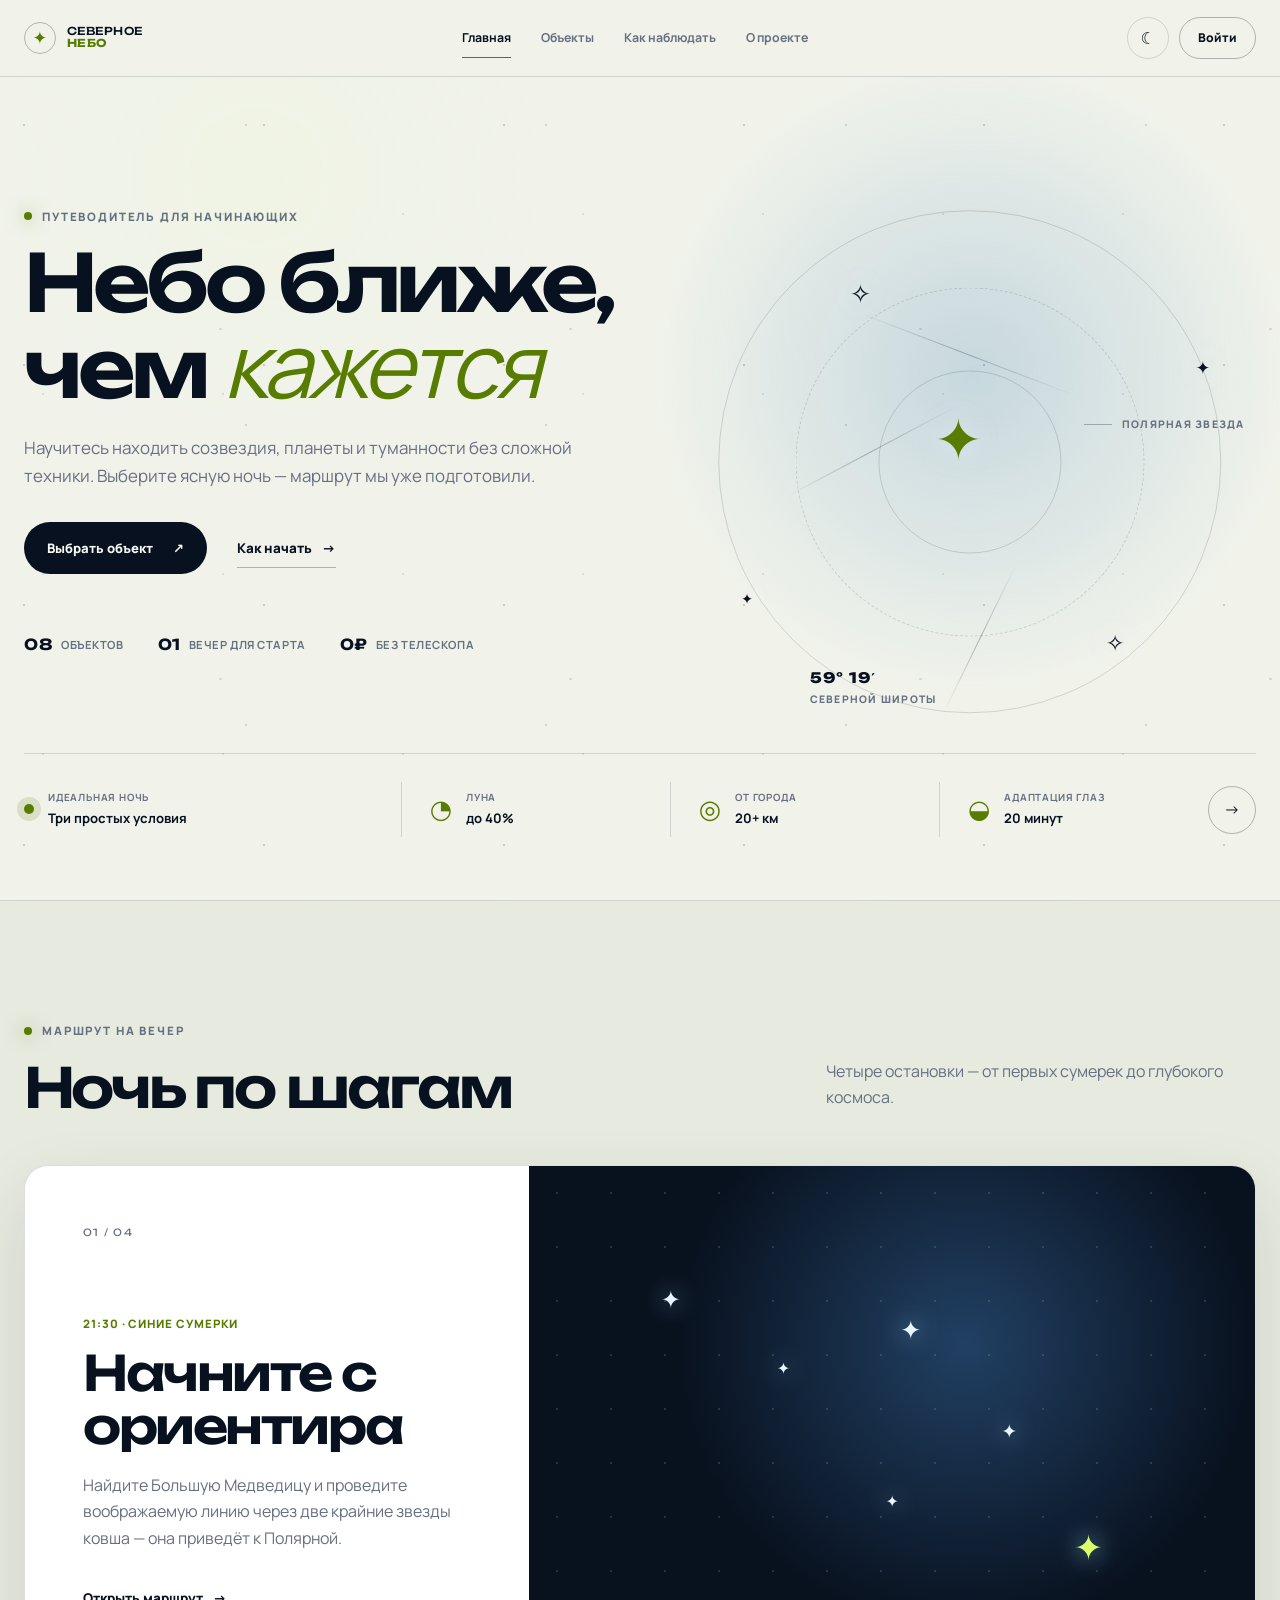
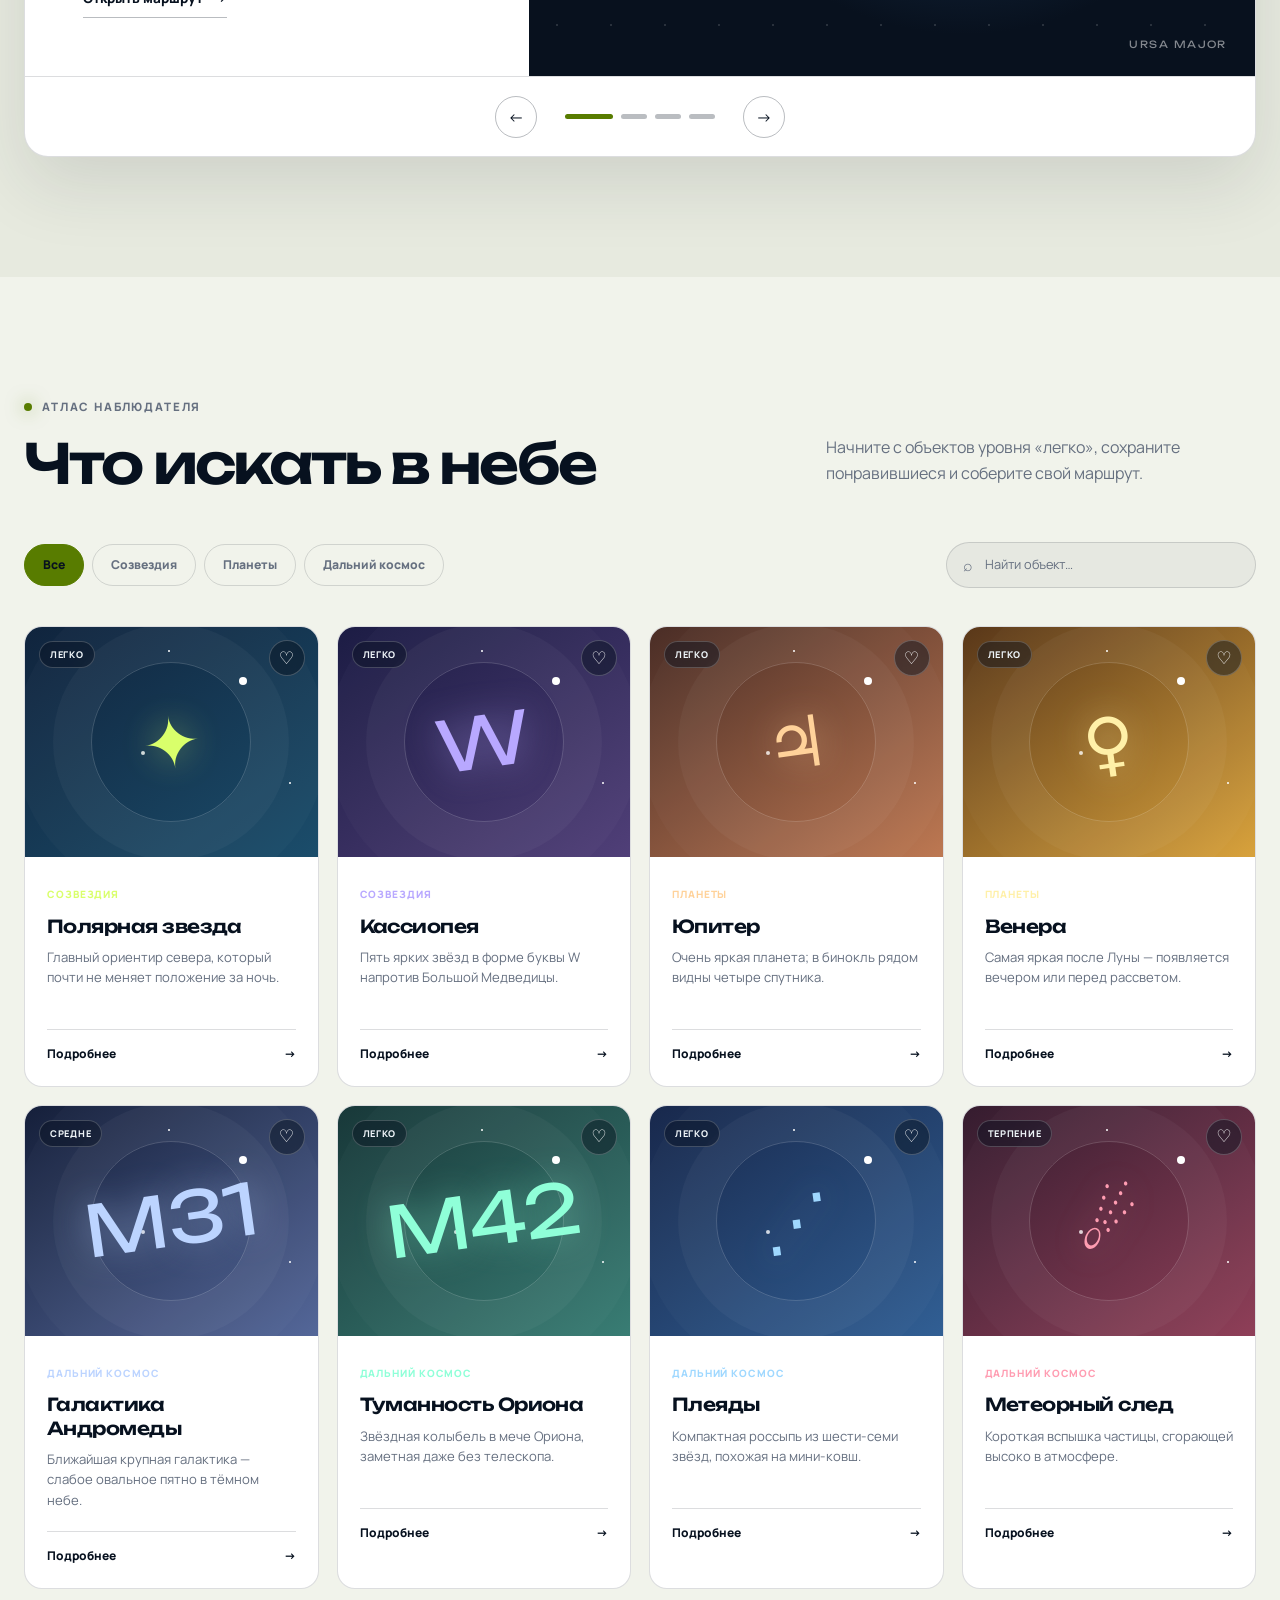
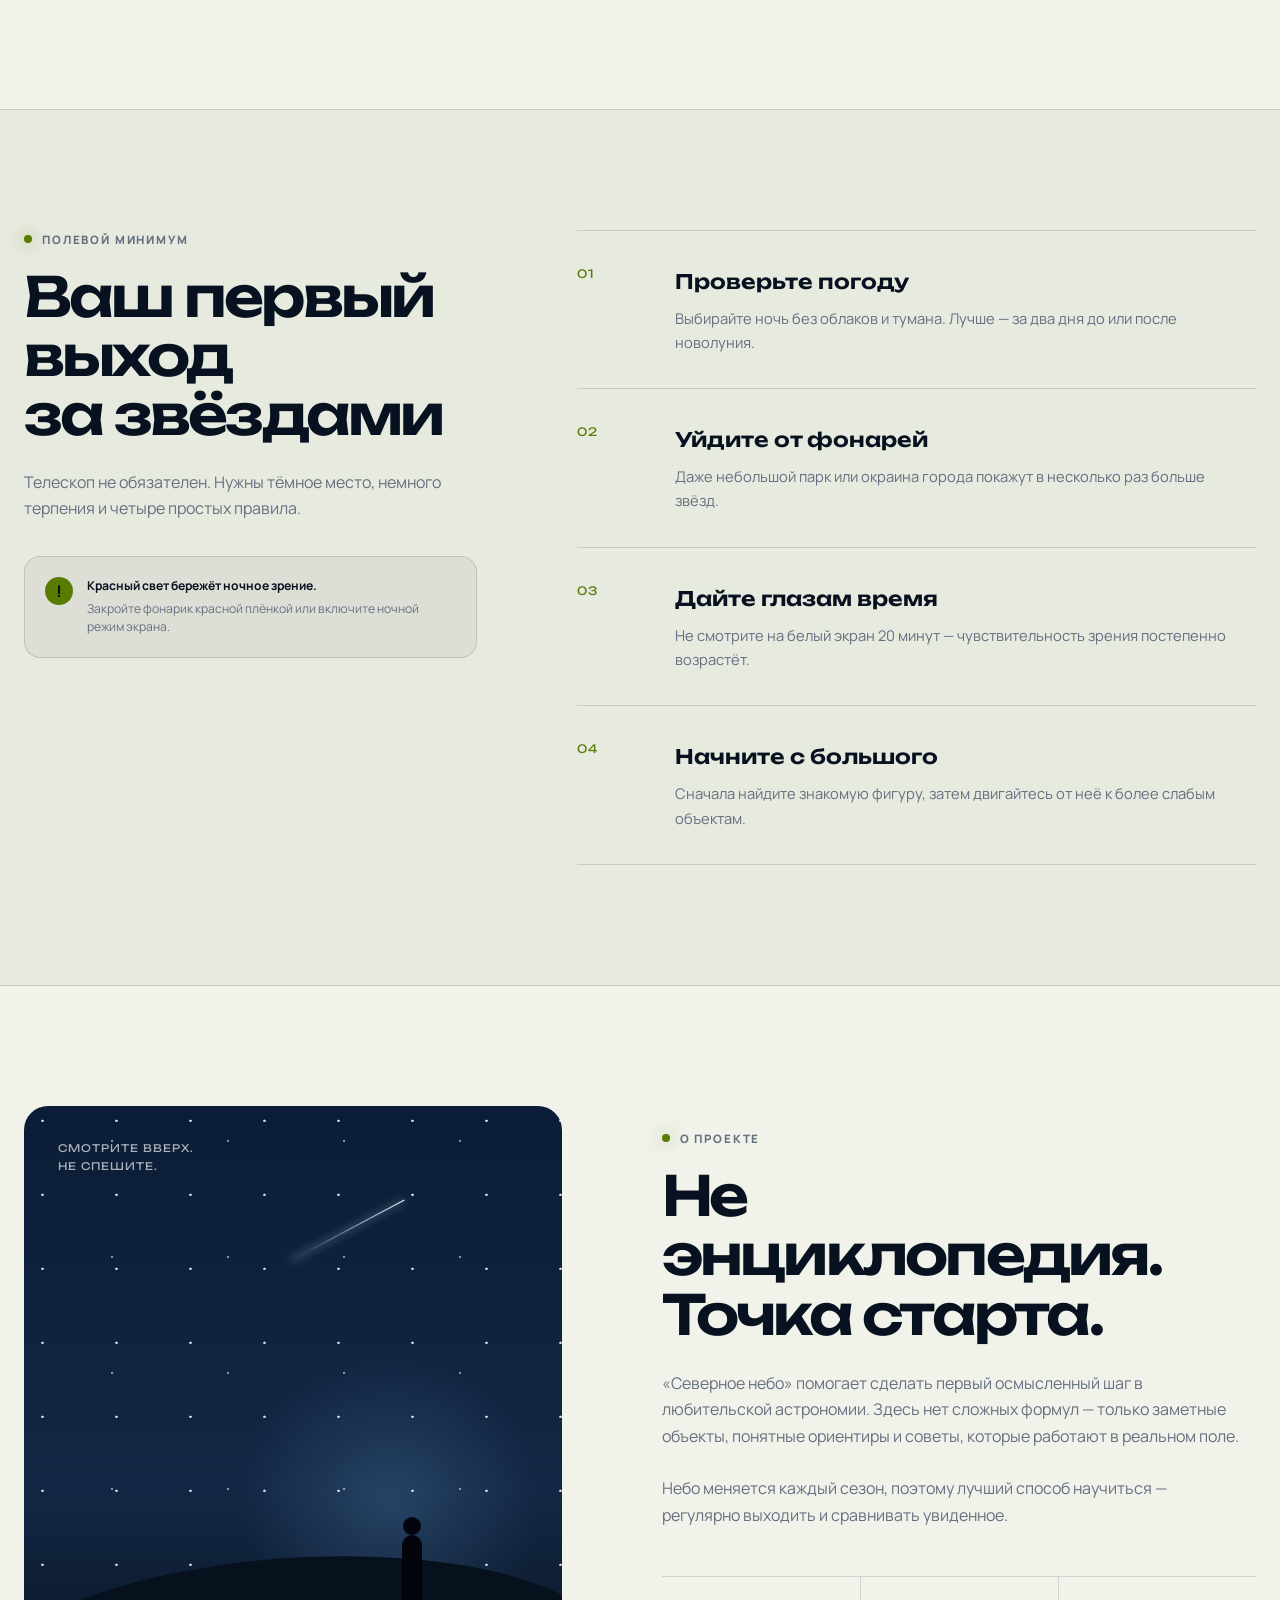
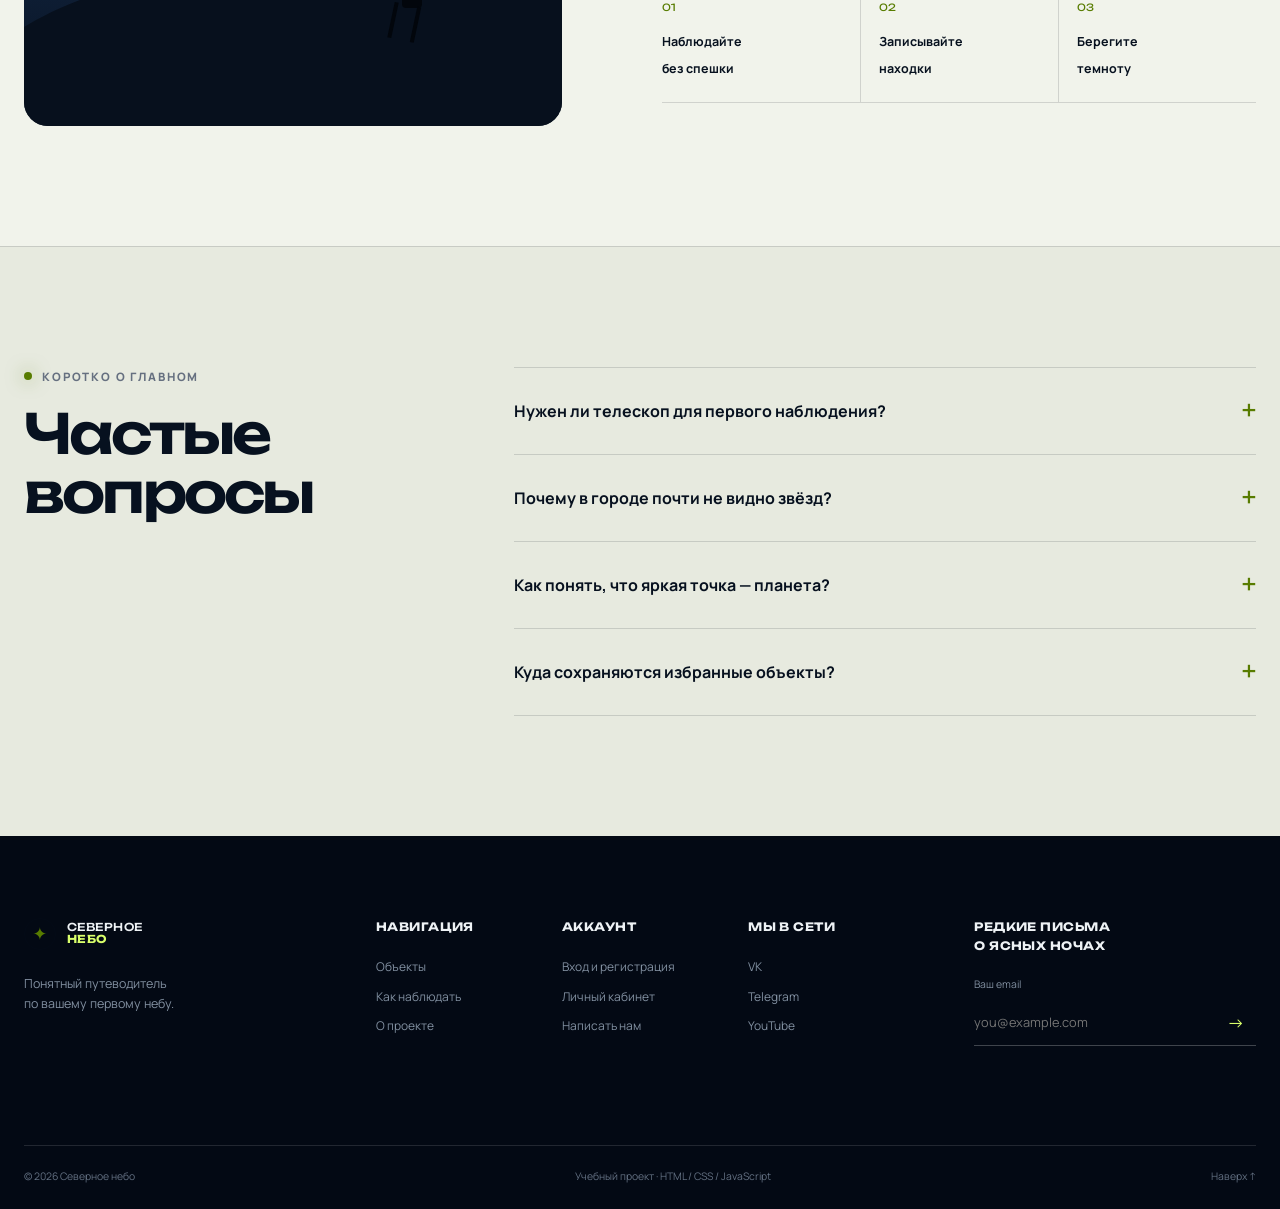
<file: index.html>
<!doctype html>
<html lang="ru" data-theme="dark">
<head>
  <meta charset="UTF-8">
  <meta name="viewport" content="width=device-width, initial-scale=1.0">
  <meta name="description" content="Северное небо — интерактивный путеводитель для первых наблюдений за звёздным небом.">
  <meta name="theme-color" content="#07111f">
  <title>Северное небо — путеводитель по звёздам</title>
  <link rel="preconnect" href="https://fonts.googleapis.com">
  <link rel="preconnect" href="https://fonts.gstatic.com" crossorigin>
  <link href="https://fonts.googleapis.com/css2?family=Manrope:wght@400;500;600;700;800&amp;family=Unbounded:wght@500;600;700&amp;display=swap" rel="stylesheet">
  <link rel="stylesheet" href="css/style.css">
</head>
<body>
  <a class="skip-link" href="#main">Перейти к содержанию</a>

  <header class="site-header" id="header">
    <div class="container header-inner">
      <a class="logo" href="index.html" aria-label="Северное небо — на главную">
        <span class="logo-mark" aria-hidden="true">✦</span>
        <span>Северное<br><b>небо</b></span>
      </a>

      <nav class="main-nav" id="mainNav" aria-label="Основная навигация">
        <a class="active" href="#top">Главная</a>
        <a href="#objects">Объекты</a>
        <a href="#guide">Как наблюдать</a>
        <a href="#about">О проекте</a>
        <a class="auth-only" href="cabinet.html">Кабинет</a>
      </nav>

      <div class="header-actions">
        <button class="icon-button theme-toggle" type="button" aria-label="Переключить цветовую тему" title="Сменить тему">
          <span class="theme-icon" aria-hidden="true">☼</span>
        </button>
        <a class="button button-small button-ghost guest-only" href="auth.html">Войти</a>
        <a class="user-chip auth-only" href="cabinet.html" aria-label="Открыть личный кабинет">
          <span class="user-avatar" aria-hidden="true"></span>
          <span class="header-user-name"></span>
        </a>
        <button class="button button-small button-ghost auth-only logout-button" type="button">Выйти</button>
        <button class="menu-button" id="menuButton" type="button" aria-label="Открыть меню" aria-expanded="false" aria-controls="mainNav">
          <span></span><span></span><span></span>
        </button>
      </div>
    </div>
  </header>

  <main id="main">
    <section class="hero" id="top">
      <div class="hero-stars" aria-hidden="true"></div>
      <div class="container hero-grid">
        <div class="hero-copy reveal">
          <p class="eyebrow"><span></span> Путеводитель для начинающих</p>
          <h1>Небо ближе,<br>чем <em>кажется</em></h1>
          <p class="hero-lead">Научитесь находить созвездия, планеты и туманности без сложной техники. Выберите ясную ночь — маршрут мы уже подготовили.</p>
          <div class="hero-actions">
            <a class="button button-primary" href="#objects">Выбрать объект <span aria-hidden="true">↗</span></a>
            <a class="text-link" href="#guide">Как начать <span aria-hidden="true">→</span></a>
          </div>
          <div class="hero-meta" aria-label="Преимущества проекта">
            <span><b>08</b> объектов</span>
            <span><b>01</b> вечер для старта</span>
            <span><b>0₽</b> без телескопа</span>
          </div>
        </div>

        <div class="sky-visual reveal" aria-label="Схема северного звёздного неба" role="img">
          <div class="orbit orbit-one"></div>
          <div class="orbit orbit-two"></div>
          <div class="orbit orbit-three"></div>
          <span class="star star-main">✦</span>
          <span class="star star-a">✧</span>
          <span class="star star-b">✦</span>
          <span class="star star-c">✧</span>
          <span class="star star-d">✦</span>
          <div class="constellation-line line-a"></div>
          <div class="constellation-line line-b"></div>
          <div class="constellation-line line-c"></div>
          <div class="visual-label visual-label-top"><span></span> Полярная звезда</div>
          <div class="visual-label visual-label-bottom"><span>59° 19′</span> северной широты</div>
        </div>
      </div>

      <div class="container conditions-panel reveal" aria-label="Условия для наблюдения">
        <div class="condition-intro">
          <span class="pulse-dot"></span>
          <div><small>Идеальная ночь</small><strong>Три простых условия</strong></div>
        </div>
        <div class="condition"><span aria-hidden="true">◔</span><div><small>Луна</small><strong>до 40%</strong></div></div>
        <div class="condition"><span aria-hidden="true">◎</span><div><small>От города</small><strong>20+ км</strong></div></div>
        <div class="condition"><span aria-hidden="true">◒</span><div><small>Адаптация глаз</small><strong>20 минут</strong></div></div>
        <a class="condition-link" href="#guide" aria-label="Перейти к инструкции">→</a>
      </div>
    </section>

    <section class="section slider-section" aria-labelledby="night-title">
      <div class="container">
        <div class="section-heading reveal">
          <div>
            <p class="eyebrow"><span></span> Маршрут на вечер</p>
            <h2 id="night-title">Ночь по шагам</h2>
          </div>
          <p>Четыре остановки — от первых сумерек до глубокого космоса.</p>
        </div>

        <div class="story-slider reveal" aria-roledescription="карусель" aria-label="Этапы ночного наблюдения">
          <div class="slides" aria-live="polite">
            <article class="slide active" data-slide="0" aria-hidden="false">
              <div class="slide-copy">
                <span class="slide-number">01 / 04</span>
                <p class="slide-time">21:30 · Синие сумерки</p>
                <h3>Начните с ориентира</h3>
                <p>Найдите Большую Медведицу и проведите воображаемую линию через две крайние звезды ковша — она приведёт к Полярной.</p>
                <a href="#objects" class="text-link">Открыть маршрут <span aria-hidden="true">→</span></a>
              </div>
              <div class="slide-art slide-art-one" role="img" aria-label="Большая Медведица и Полярная звезда">
                <span class="art-caption">URSA MAJOR</span>
                <span class="art-star s1">✦</span><span class="art-star s2">✦</span><span class="art-star s3">✦</span>
                <span class="art-star s4">✦</span><span class="art-star s5">✦</span><span class="art-star s6">✦</span>
              </div>
            </article>

            <article class="slide" data-slide="1" aria-hidden="true">
              <div class="slide-copy">
                <span class="slide-number">02 / 04</span>
                <p class="slide-time">22:00 · Первый час темноты</p>
                <h3>Поймайте сезонный свет</h3>
                <p>Летом ищите звёзды Летнего треугольника, зимой — яркий Орион. Эти фигуры крупные и хорошо видны даже у города.</p>
                <a href="#objects" class="text-link">Смотреть объекты <span aria-hidden="true">→</span></a>
              </div>
              <div class="slide-art slide-art-two" role="img" aria-label="Три звезды Летнего треугольника">
                <span class="art-caption">SUMMER TRIANGLE</span>
                <span class="triangle-line t1"></span><span class="triangle-line t2"></span><span class="triangle-line t3"></span>
                <span class="art-star s1">✦</span><span class="art-star s2">✦</span><span class="art-star s3">✦</span>
              </div>
            </article>

            <article class="slide" data-slide="2" aria-hidden="true">
              <div class="slide-copy">
                <span class="slide-number">03 / 04</span>
                <p class="slide-time">23:10 · Глаза привыкли к темноте</p>
                <h3>Посмотрите за пределы</h3>
                <p>В бинокль галактика Андромеды выглядит как мягкое овальное облачко. Её свет шёл к нам больше двух миллионов лет.</p>
                <a href="#objects" class="text-link">Найти Андромеду <span aria-hidden="true">→</span></a>
              </div>
              <div class="slide-art slide-art-three" role="img" aria-label="Силуэт галактики Андромеды">
                <span class="art-caption">M31 · ANDROMEDA</span>
                <span class="galaxy galaxy-one"></span><span class="galaxy galaxy-two"></span><span class="galaxy-core"></span>
              </div>
            </article>

            <article class="slide" data-slide="3" aria-hidden="true">
              <div class="slide-copy">
                <span class="slide-number">04 / 04</span>
                <p class="slide-time">00:30 · Глубокая ночь</p>
                <h3>Остановитесь и слушайте</h3>
                <p>Уберите телефон, дайте глазам отдохнуть и посмотрите на Млечный Путь боковым зрением — так его слабые детали заметнее.</p>
                <a href="#guide" class="text-link">Подготовиться <span aria-hidden="true">→</span></a>
              </div>
              <div class="slide-art slide-art-four" role="img" aria-label="Полоса Млечного Пути">
                <span class="art-caption">MILKY WAY</span>
                <span class="milky-band"></span><span class="meteor"></span>
              </div>
            </article>
          </div>

          <div class="slider-controls">
            <button class="slider-arrow prev" type="button" aria-label="Предыдущий слайд">←</button>
            <div class="slider-dots" aria-label="Выбор слайда"></div>
            <button class="slider-arrow next" type="button" aria-label="Следующий слайд">→</button>
          </div>
        </div>
      </div>
    </section>

    <section class="section objects-section" id="objects" aria-labelledby="objects-title">
      <div class="container">
        <div class="section-heading objects-heading reveal">
          <div>
            <p class="eyebrow"><span></span> Атлас наблюдателя</p>
            <h2 id="objects-title">Что искать в небе</h2>
          </div>
          <p>Начните с объектов уровня «легко», сохраните понравившиеся и соберите свой маршрут.</p>
        </div>

        <div class="catalog-toolbar reveal">
          <div class="filter-list" id="filterList" aria-label="Фильтр по категориям">
            <button class="filter-button active" type="button" data-filter="Все">Все</button>
            <button class="filter-button" type="button" data-filter="Созвездия">Созвездия</button>
            <button class="filter-button" type="button" data-filter="Планеты">Планеты</button>
            <button class="filter-button" type="button" data-filter="Дальний космос">Дальний космос</button>
          </div>
          <label class="search-box">
            <span class="sr-only">Поиск по объектам</span>
            <span aria-hidden="true">⌕</span>
            <input id="objectSearch" type="search" placeholder="Найти объект…" autocomplete="off">
          </label>
        </div>

        <div class="cards-grid" id="cardsGrid" aria-live="polite"></div>
        <div class="empty-state" id="emptyState" hidden>
          <span aria-hidden="true">✦</span>
          <h3>Такого объекта пока нет</h3>
          <p>Попробуйте другое название или сбросьте фильтр.</p>
          <button class="button button-ghost" id="resetFilters" type="button">Показать всё</button>
        </div>
      </div>
    </section>

    <section class="section guide-section" id="guide" aria-labelledby="guide-title">
      <div class="container guide-grid">
        <div class="guide-copy reveal">
          <p class="eyebrow"><span></span> Полевой минимум</p>
          <h2 id="guide-title">Ваш первый выход<br>за звёздами</h2>
          <p>Телескоп не обязателен. Нужны тёмное место, немного терпения и четыре простых правила.</p>
          <div class="guide-note">
            <span aria-hidden="true">!</span>
            <p><strong>Красный свет бережёт ночное зрение.</strong> Закройте фонарик красной плёнкой или включите ночной режим экрана.</p>
          </div>
        </div>

        <ol class="steps-list reveal">
          <li><span>01</span><div><h3>Проверьте погоду</h3><p>Выбирайте ночь без облаков и тумана. Лучше — за два дня до или после новолуния.</p></div></li>
          <li><span>02</span><div><h3>Уйдите от фонарей</h3><p>Даже небольшой парк или окраина города покажут в несколько раз больше звёзд.</p></div></li>
          <li><span>03</span><div><h3>Дайте глазам время</h3><p>Не смотрите на белый экран 20 минут — чувствительность зрения постепенно возрастёт.</p></div></li>
          <li><span>04</span><div><h3>Начните с большого</h3><p>Сначала найдите знакомую фигуру, затем двигайтесь от неё к более слабым объектам.</p></div></li>
        </ol>
      </div>
    </section>

    <section class="section about-section" id="about" aria-labelledby="about-title">
      <div class="container about-grid">
        <div class="about-visual reveal" role="img" aria-label="Наблюдатель смотрит на звёздное небо">
          <div class="horizon"></div>
          <div class="observer"><span></span></div>
          <span class="shooting-star"></span>
          <p>Смотрите вверх.<br>Не спешите.</p>
        </div>
        <div class="about-copy reveal">
          <p class="eyebrow"><span></span> О проекте</p>
          <h2 id="about-title">Не энциклопедия.<br>Точка старта.</h2>
          <p>«Северное небо» помогает сделать первый осмысленный шаг в любительской астрономии. Здесь нет сложных формул — только заметные объекты, понятные ориентиры и советы, которые работают в реальном поле.</p>
          <p>Небо меняется каждый сезон, поэтому лучший способ научиться — регулярно выходить и сравнивать увиденное.</p>
          <div class="about-values">
            <div><span>01</span><strong>Наблюдайте<br>без спешки</strong></div>
            <div><span>02</span><strong>Записывайте<br>находки</strong></div>
            <div><span>03</span><strong>Берегите<br>темноту</strong></div>
          </div>
        </div>
      </div>
    </section>

    <section class="section faq-section" aria-labelledby="faq-title">
      <div class="container faq-grid">
        <div class="reveal">
          <p class="eyebrow"><span></span> Коротко о главном</p>
          <h2 id="faq-title">Частые вопросы</h2>
        </div>
        <div class="faq-list reveal">
          <details>
            <summary>Нужен ли телескоп для первого наблюдения?<span>+</span></summary>
            <p>Нет. Невооружённым глазом видны созвездия, яркие планеты, Млечный Путь и метеоры. Бинокль 7×50 или 10×50 станет хорошим следующим шагом.</p>
          </details>
          <details>
            <summary>Почему в городе почти не видно звёзд?<span>+</span></summary>
            <p>Свет от фонарей рассеивается в атмосфере и создаёт яркий фон. Отъезд на 20–30 км часто меняет картину сильнее, чем покупка телескопа.</p>
          </details>
          <details>
            <summary>Как понять, что яркая точка — планета?<span>+</span></summary>
            <p>Планеты обычно светят ровнее и мерцают меньше звёзд. Венера и Юпитер заметно ярче большинства объектов вокруг.</p>
          </details>
          <details>
            <summary>Куда сохраняются избранные объекты?<span>+</span></summary>
            <p>В память вашего браузера. После регистрации избранное отображается в личном кабинете и сохраняется на этом устройстве.</p>
          </details>
        </div>
      </div>
    </section>
  </main>

  <footer class="site-footer" id="footer">
    <div class="container footer-top">
      <div class="footer-brand">
        <a class="logo" href="#top"><span class="logo-mark" aria-hidden="true">✦</span><span>Северное<br><b>небо</b></span></a>
        <p>Понятный путеводитель<br>по вашему первому небу.</p>
      </div>
      <div class="footer-links">
        <div><h3>Навигация</h3><a href="#objects">Объекты</a><a href="#guide">Как наблюдать</a><a href="#about">О проекте</a></div>
        <div><h3>Аккаунт</h3><a href="auth.html">Вход и регистрация</a><a href="cabinet.html">Личный кабинет</a><a href="mailto:hello@severnoe-nebo.example">Написать нам</a></div>
        <div><h3>Мы в сети</h3><a href="#footer">VK</a><a href="#footer">Telegram</a><a href="#footer">YouTube</a></div>
      </div>
      <form class="newsletter" id="newsletterForm" novalidate>
        <h3>Редкие письма<br>о ясных ночах</h3>
        <label for="newsletterEmail">Ваш email</label>
        <div class="newsletter-row">
          <input id="newsletterEmail" type="email" placeholder="you@example.com" required>
          <button type="submit" aria-label="Подписаться">→</button>
        </div>
        <p class="form-message" id="newsletterMessage" aria-live="polite"></p>
      </form>
    </div>
    <div class="container footer-bottom">
      <p>© <span class="current-year"></span> Северное небо</p>
      <p>Учебный проект · HTML / CSS / JavaScript</p>
      <a href="#top">Наверх ↑</a>
    </div>
  </footer>

  <dialog class="object-modal" id="objectModal" aria-labelledby="modalTitle">
    <button class="modal-close" type="button" aria-label="Закрыть окно">×</button>
    <div id="modalContent"></div>
  </dialog>

  <div class="toast" id="toast" role="status" aria-live="polite"></div>

  <script src="js/main.js"></script>
</body>
</html>
</file>
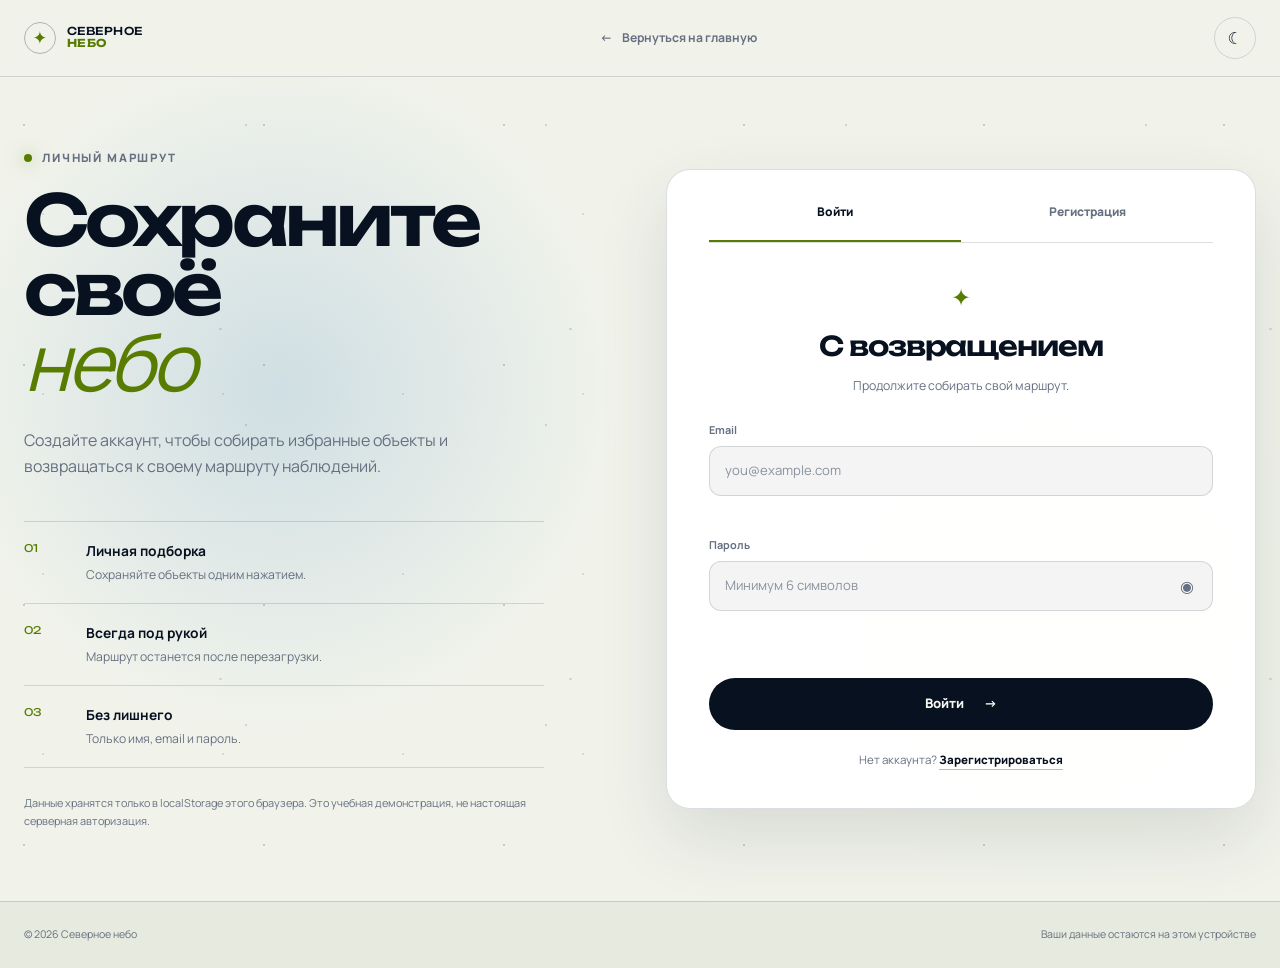
<file: auth.html>
<!doctype html>
<html lang="ru" data-theme="dark">
<head>
  <meta charset="UTF-8">
  <meta name="viewport" content="width=device-width, initial-scale=1.0">
  <meta name="description" content="Вход и регистрация в проекте Северное небо.">
  <meta name="theme-color" content="#07111f">
  <title>Вход — Северное небо</title>
  <link rel="preconnect" href="https://fonts.googleapis.com">
  <link rel="preconnect" href="https://fonts.gstatic.com" crossorigin>
  <link href="https://fonts.googleapis.com/css2?family=Manrope:wght@400;500;600;700;800&amp;family=Unbounded:wght@500;600;700&amp;display=swap" rel="stylesheet">
  <link rel="stylesheet" href="css/style.css">
</head>
<body class="auth-page">
  <a class="skip-link" href="#main">Перейти к содержанию</a>

  <header class="site-header">
    <div class="container header-inner">
      <a class="logo" href="index.html" aria-label="Северное небо — на главную">
        <span class="logo-mark" aria-hidden="true">✦</span>
        <span>Северное<br><b>небо</b></span>
      </a>
      <a class="back-link" href="index.html"><span aria-hidden="true">←</span> Вернуться на главную</a>
      <div class="header-actions">
        <button class="icon-button theme-toggle" type="button" aria-label="Переключить цветовую тему" title="Сменить тему"><span class="theme-icon" aria-hidden="true">☼</span></button>
      </div>
    </div>
  </header>

  <main id="main" class="auth-main">
    <div class="auth-stars" aria-hidden="true"></div>
    <div class="container auth-layout">
      <section class="auth-intro reveal" aria-labelledby="auth-intro-title">
        <p class="eyebrow"><span></span> Личный маршрут</p>
        <h1 id="auth-intro-title">Сохраните своё<br><em>небо</em></h1>
        <p>Создайте аккаунт, чтобы собирать избранные объекты и возвращаться к своему маршруту наблюдений.</p>
        <div class="auth-benefits">
          <div><span aria-hidden="true">01</span><p><strong>Личная подборка</strong>Сохраняйте объекты одним нажатием.</p></div>
          <div><span aria-hidden="true">02</span><p><strong>Всегда под рукой</strong>Маршрут останется после перезагрузки.</p></div>
          <div><span aria-hidden="true">03</span><p><strong>Без лишнего</strong>Только имя, email и пароль.</p></div>
        </div>
        <p class="auth-disclaimer">Данные хранятся только в localStorage этого браузера. Это учебная демонстрация, не настоящая серверная авторизация.</p>
      </section>

      <section class="auth-card reveal" aria-label="Авторизация">
        <div class="auth-tabs" role="tablist" aria-label="Вход или регистрация">
          <button class="auth-tab active" id="loginTab" type="button" role="tab" aria-selected="true" aria-controls="loginPanel">Войти</button>
          <button class="auth-tab" id="registerTab" type="button" role="tab" aria-selected="false" aria-controls="registerPanel">Регистрация</button>
        </div>

        <div class="auth-panel active" id="loginPanel" role="tabpanel" aria-labelledby="loginTab">
          <div class="auth-card-heading">
            <span class="mini-star" aria-hidden="true">✦</span>
            <h2>С возвращением</h2>
            <p>Продолжите собирать свой маршрут.</p>
          </div>
          <form id="loginForm" novalidate>
            <div class="field">
              <label for="loginEmail">Email</label>
              <input id="loginEmail" name="email" type="email" autocomplete="email" placeholder="you@example.com" required>
              <span class="field-error" data-error-for="loginEmail"></span>
            </div>
            <div class="field">
              <label for="loginPassword">Пароль</label>
              <div class="password-wrap">
                <input id="loginPassword" name="password" type="password" autocomplete="current-password" placeholder="Минимум 6 символов" required>
                <button class="password-toggle" type="button" aria-label="Показать пароль" data-target="loginPassword">◉</button>
              </div>
              <span class="field-error" data-error-for="loginPassword"></span>
            </div>
            <p class="form-message auth-message" id="loginMessage" aria-live="polite"></p>
            <button class="button button-primary button-full" type="submit">Войти <span aria-hidden="true">→</span></button>
          </form>
          <p class="form-switch">Нет аккаунта? <button type="button" data-switch="register">Зарегистрироваться</button></p>
        </div>

        <div class="auth-panel" id="registerPanel" role="tabpanel" aria-labelledby="registerTab" hidden>
          <div class="auth-card-heading">
            <span class="mini-star" aria-hidden="true">✦</span>
            <h2>Первый шаг</h2>
            <p>Создайте личный маршрут наблюдений.</p>
          </div>
          <form id="registerForm" novalidate>
            <div class="field">
              <label for="registerName">Ваше имя</label>
              <input id="registerName" name="name" type="text" autocomplete="name" placeholder="Как к вам обращаться" minlength="2" required>
              <span class="field-error" data-error-for="registerName"></span>
            </div>
            <div class="field">
              <label for="registerEmail">Email</label>
              <input id="registerEmail" name="email" type="email" autocomplete="email" placeholder="you@example.com" required>
              <span class="field-error" data-error-for="registerEmail"></span>
            </div>
            <div class="field field-row">
              <div>
                <label for="registerPassword">Пароль</label>
                <div class="password-wrap">
                  <input id="registerPassword" name="password" type="password" autocomplete="new-password" placeholder="6+ символов" minlength="6" required>
                  <button class="password-toggle" type="button" aria-label="Показать пароль" data-target="registerPassword">◉</button>
                </div>
                <span class="field-error" data-error-for="registerPassword"></span>
              </div>
              <div>
                <label for="registerConfirm">Повторите пароль</label>
                <div class="password-wrap">
                  <input id="registerConfirm" name="confirm" type="password" autocomplete="new-password" placeholder="Ещё раз" minlength="6" required>
                  <button class="password-toggle" type="button" aria-label="Показать пароль" data-target="registerConfirm">◉</button>
                </div>
                <span class="field-error" data-error-for="registerConfirm"></span>
              </div>
            </div>
            <label class="checkbox-field" for="registerTerms">
              <input id="registerTerms" name="terms" type="checkbox" required>
              <span aria-hidden="true"></span>
              <small>Я понимаю, что это учебный проект, и соглашаюсь с правилами.</small>
            </label>
            <span class="field-error terms-error" data-error-for="registerTerms"></span>
            <p class="form-message auth-message" id="registerMessage" aria-live="polite"></p>
            <button class="button button-primary button-full" type="submit">Создать аккаунт <span aria-hidden="true">→</span></button>
          </form>
          <p class="form-switch">Уже есть аккаунт? <button type="button" data-switch="login">Войти</button></p>
        </div>
      </section>
    </div>
  </main>

  <footer class="minimal-footer">
    <div class="container"><p>© <span class="current-year"></span> Северное небо</p><p>Ваши данные остаются на этом устройстве</p></div>
  </footer>

  <div class="toast" id="toast" role="status" aria-live="polite"></div>
  <script src="js/main.js"></script>
  <script src="js/auth.js"></script>
</body>
</html>
</file>
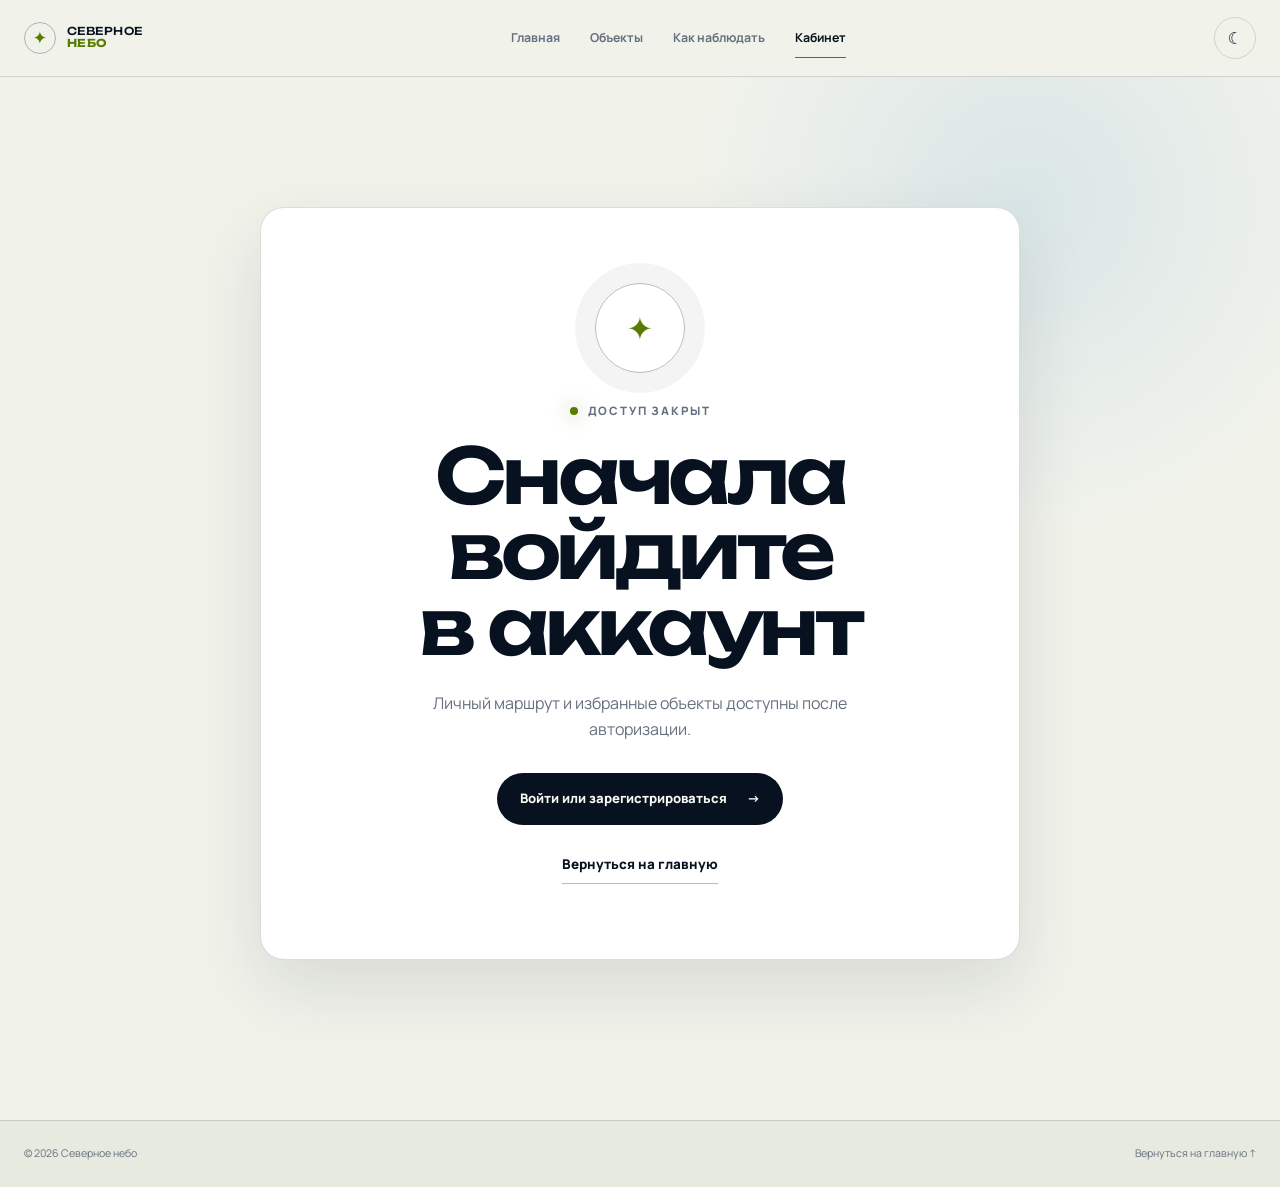
<file: cabinet.html>
<!doctype html>
<html lang="ru" data-theme="dark">
<head>
  <meta charset="UTF-8">
  <meta name="viewport" content="width=device-width, initial-scale=1.0">
  <meta name="description" content="Личный кабинет наблюдателя в проекте Северное небо.">
  <meta name="theme-color" content="#07111f">
  <title>Личный кабинет — Северное небо</title>
  <link rel="preconnect" href="https://fonts.googleapis.com">
  <link rel="preconnect" href="https://fonts.gstatic.com" crossorigin>
  <link href="https://fonts.googleapis.com/css2?family=Manrope:wght@400;500;600;700;800&amp;family=Unbounded:wght@500;600;700&amp;display=swap" rel="stylesheet">
  <link rel="stylesheet" href="css/style.css">
</head>
<body class="cabinet-page">
  <a class="skip-link" href="#main">Перейти к содержанию</a>

  <header class="site-header">
    <div class="container header-inner">
      <a class="logo" href="index.html" aria-label="Северное небо — на главную">
        <span class="logo-mark" aria-hidden="true">✦</span>
        <span>Северное<br><b>небо</b></span>
      </a>
      <nav class="main-nav" id="mainNav" aria-label="Основная навигация">
        <a href="index.html">Главная</a>
        <a href="index.html#objects">Объекты</a>
        <a href="index.html#guide">Как наблюдать</a>
        <a class="active" href="cabinet.html">Кабинет</a>
      </nav>
      <div class="header-actions">
        <button class="icon-button theme-toggle" type="button" aria-label="Переключить цветовую тему" title="Сменить тему"><span class="theme-icon" aria-hidden="true">☼</span></button>
        <button class="button button-small button-ghost auth-only logout-button" type="button">Выйти</button>
        <button class="menu-button" id="menuButton" type="button" aria-label="Открыть меню" aria-expanded="false" aria-controls="mainNav"><span></span><span></span><span></span></button>
      </div>
    </div>
  </header>

  <main id="main" class="cabinet-main">
    <div class="container">
      <section class="access-denied" id="accessDenied" hidden>
        <span class="denied-orbit" aria-hidden="true">✦</span>
        <p class="eyebrow"><span></span> Доступ закрыт</p>
        <h1>Сначала войдите<br>в аккаунт</h1>
        <p>Личный маршрут и избранные объекты доступны после авторизации.</p>
        <a class="button button-primary" href="auth.html">Войти или зарегистрироваться <span aria-hidden="true">→</span></a>
        <a class="text-link" href="index.html">Вернуться на главную</a>
      </section>

      <section class="cabinet-content" id="cabinetContent" hidden>
        <div class="cabinet-hero reveal">
          <div>
            <p class="eyebrow"><span></span> Личный кабинет</p>
            <h1>Добрый вечер,<br><em id="cabinetName"></em></h1>
            <p>Ваш маршрут хранится здесь. Добавляйте объекты на главной — они сразу появятся в подборке.</p>
          </div>
          <div class="profile-card">
            <div class="profile-avatar" id="profileAvatar" aria-hidden="true"></div>
            <div><small>Наблюдатель</small><strong id="profileName"></strong><span id="profileEmail"></span></div>
            <dl>
              <div><dt>С нами с</dt><dd id="profileDate"></dd></div>
              <div><dt>В избранном</dt><dd><span id="favoritesCount">0</span> объектов</dd></div>
            </dl>
          </div>
        </div>

        <div class="cabinet-section-heading reveal">
          <div><p class="eyebrow"><span></span> Ваш маршрут</p><h2>Избранные объекты</h2></div>
          <a class="button button-ghost" href="index.html#objects">Добавить ещё <span aria-hidden="true">+</span></a>
        </div>

        <div class="cards-grid cabinet-favorites reveal" id="favoriteCards"></div>
        <div class="cabinet-empty" id="cabinetEmpty" hidden>
          <span aria-hidden="true">☆</span>
          <h3>Маршрут пока пуст</h3>
          <p>Откройте атлас и нажмите на сердце у объекта, который хотите увидеть.</p>
          <a class="button button-primary" href="index.html#objects">Выбрать объекты <span aria-hidden="true">→</span></a>
        </div>

        <aside class="observation-tip reveal">
          <div><span aria-hidden="true">✦</span><p class="eyebrow">Совет на сегодня</p><h2>Смотрите чуть в сторону</h2></div>
          <p>Слабые объекты лучше заметны боковым зрением: свет попадает на более чувствительные участки сетчатки. Не всматривайтесь прямо в туманность — переведите взгляд немного рядом.</p>
        </aside>

        <div class="cabinet-actions reveal">
          <button class="button button-ghost logout-button" type="button">Выйти из аккаунта</button>
          <button class="danger-link" id="clearFavorites" type="button">Очистить избранное</button>
        </div>
      </section>
    </div>
  </main>

  <footer class="minimal-footer">
    <div class="container"><p>© <span class="current-year"></span> Северное небо</p><a href="index.html">Вернуться на главную ↑</a></div>
  </footer>

  <dialog class="object-modal" id="objectModal" aria-labelledby="modalTitle">
    <button class="modal-close" type="button" aria-label="Закрыть окно">×</button>
    <div id="modalContent"></div>
  </dialog>
  <div class="toast" id="toast" role="status" aria-live="polite"></div>
  <script src="js/main.js"></script>
</body>
</html>
</file>
<file: css/style.css>
:root {
  --bg: #07111f;
  --bg-deep: #040a13;
  --surface: #0d1a2b;
  --surface-2: #122238;
  --surface-soft: rgba(255, 255, 255, 0.045);
  --text: #f3f4eb;
  --muted: #9ca8b7;
  --accent: #d9ff6b;
  --accent-2: #7ec8ff;
  --coral: #ff8066;
  --border: rgba(230, 240, 255, 0.14);
  --border-strong: rgba(230, 240, 255, 0.28);
  --header: rgba(7, 17, 31, 0.84);
  --shadow: 0 28px 70px rgba(0, 0, 0, 0.26);
  --container: 1240px;
  --radius: 24px;
  --font-display: "Unbounded", system-ui, sans-serif;
  --font-body: "Manrope", system-ui, sans-serif;
}

[data-theme="light"] {
  --bg: #f1f3eb;
  --bg-deep: #e7eadf;
  --surface: #ffffff;
  --surface-2: #e4e9dd;
  --surface-soft: rgba(7, 17, 31, 0.045);
  --text: #07111f;
  --muted: #667080;
  --accent: #587c00;
  --accent-2: #1476a8;
  --coral: #d64a32;
  --border: rgba(7, 17, 31, 0.14);
  --border-strong: rgba(7, 17, 31, 0.28);
  --header: rgba(241, 243, 235, 0.88);
  --shadow: 0 28px 70px rgba(30, 41, 53, 0.12);
}

*,
*::before,
*::after {
  box-sizing: border-box;
}

html {
  scroll-behavior: smooth;
}

body {
  min-width: 320px;
  margin: 0;
  overflow-x: hidden;
  background: var(--bg);
  color: var(--text);
  font-family: var(--font-body);
  font-size: 16px;
  line-height: 1.65;
  -webkit-font-smoothing: antialiased;
}

body.no-scroll {
  overflow: hidden;
}

button,
input {
  font: inherit;
}

button,
a {
  -webkit-tap-highlight-color: transparent;
}

button {
  color: inherit;
}

a {
  color: inherit;
  text-decoration: none;
}

img,
svg {
  display: block;
  max-width: 100%;
}

h1,
h2,
h3,
p {
  margin-top: 0;
}

:focus-visible {
  outline: 3px solid var(--accent-2);
  outline-offset: 4px;
}

::selection {
  background: var(--accent);
  color: #07111f;
}

.container {
  width: min(calc(100% - 48px), var(--container));
  margin-inline: auto;
}

.section {
  padding: 120px 0;
}

.sr-only {
  position: absolute;
  width: 1px;
  height: 1px;
  padding: 0;
  margin: -1px;
  overflow: hidden;
  clip: rect(0, 0, 0, 0);
  white-space: nowrap;
  border: 0;
}

.skip-link {
  position: fixed;
  top: 12px;
  left: 12px;
  z-index: 1000;
  padding: 10px 16px;
  border-radius: 10px;
  background: var(--accent);
  color: #07111f;
  font-weight: 800;
  transform: translateY(-140%);
  transition: transform 0.2s ease;
}

.skip-link:focus {
  transform: translateY(0);
}

.eyebrow {
  display: flex;
  align-items: center;
  gap: 10px;
  margin-bottom: 18px;
  color: var(--muted);
  font-size: 0.72rem;
  font-weight: 800;
  letter-spacing: 0.16em;
  text-transform: uppercase;
}

.eyebrow > span {
  width: 8px;
  height: 8px;
  border-radius: 50%;
  background: var(--accent);
  box-shadow: 0 0 18px color-mix(in srgb, var(--accent), transparent 35%);
}

.button {
  display: inline-flex;
  min-height: 52px;
  align-items: center;
  justify-content: center;
  gap: 20px;
  padding: 12px 22px;
  border: 1px solid transparent;
  border-radius: 999px;
  cursor: pointer;
  font-size: 0.82rem;
  font-weight: 800;
  transition: transform 0.2s ease, background 0.2s ease, color 0.2s ease, border-color 0.2s ease;
}

.button:hover {
  transform: translateY(-2px);
}

.button-primary {
  background: var(--accent);
  color: #07111f;
}

.button-primary:hover {
  background: #edffb9;
}

[data-theme="light"] .button-primary {
  background: #07111f;
  color: #f7f8f1;
}

.button-ghost {
  border-color: var(--border-strong);
  background: transparent;
  color: var(--text);
}

.button-ghost:hover {
  border-color: var(--text);
  background: var(--surface-soft);
}

.button-small {
  min-height: 42px;
  padding: 8px 18px;
  font-size: 0.76rem;
}

.button-full {
  width: 100%;
}

.text-link {
  display: inline-flex;
  align-items: center;
  gap: 10px;
  padding: 8px 0;
  border-bottom: 1px solid var(--border-strong);
  font-size: 0.84rem;
  font-weight: 800;
  transition: color 0.2s ease, border-color 0.2s ease;
}

.text-link:hover {
  border-color: var(--accent);
  color: var(--accent);
}

.site-header {
  position: sticky;
  top: 0;
  z-index: 100;
  border-bottom: 1px solid var(--border);
  background: var(--header);
  backdrop-filter: blur(20px);
  -webkit-backdrop-filter: blur(20px);
}

.header-inner {
  display: flex;
  min-height: 76px;
  align-items: center;
  justify-content: space-between;
  gap: 32px;
}

.logo {
  display: inline-flex;
  flex: 0 0 auto;
  align-items: center;
  gap: 11px;
  font-family: var(--font-display);
  font-size: 0.68rem;
  font-weight: 500;
  letter-spacing: 0.04em;
  line-height: 1.1;
  text-transform: uppercase;
}

.logo b {
  color: var(--accent);
  font-weight: 700;
}

.logo-mark {
  display: grid;
  width: 32px;
  height: 32px;
  place-items: center;
  border: 1px solid var(--border-strong);
  border-radius: 50%;
  color: var(--accent);
  font-size: 1.1rem;
}

.main-nav {
  display: flex;
  align-items: center;
  gap: 30px;
}

.main-nav a {
  position: relative;
  color: var(--muted);
  font-size: 0.77rem;
  font-weight: 700;
  transition: color 0.2s ease;
}

.main-nav a::after {
  position: absolute;
  right: 0;
  bottom: -10px;
  left: 0;
  height: 1px;
  background: var(--accent);
  content: "";
  transform: scaleX(0);
  transition: transform 0.2s ease;
}

.main-nav a:hover,
.main-nav a.active {
  color: var(--text);
}

.main-nav a:hover::after,
.main-nav a.active::after {
  transform: scaleX(1);
}

.header-actions {
  display: flex;
  align-items: center;
  gap: 10px;
}

.icon-button,
.menu-button {
  display: grid;
  width: 42px;
  height: 42px;
  place-items: center;
  border: 1px solid var(--border);
  border-radius: 50%;
  background: transparent;
  cursor: pointer;
  transition: background 0.2s ease, border-color 0.2s ease;
}

.icon-button:hover,
.menu-button:hover {
  border-color: var(--border-strong);
  background: var(--surface-soft);
}

.theme-icon {
  font-size: 1.05rem;
  line-height: 1;
}

.user-chip {
  display: inline-flex;
  max-width: 150px;
  align-items: center;
  gap: 9px;
  font-size: 0.76rem;
  font-weight: 800;
}

.user-avatar,
.profile-avatar {
  display: grid;
  flex: 0 0 auto;
  place-items: center;
  border-radius: 50%;
  background: var(--accent);
  color: #07111f;
  font-family: var(--font-display);
  font-weight: 700;
}

.user-avatar {
  width: 34px;
  height: 34px;
  font-size: 0.66rem;
}

.header-user-name {
  overflow: hidden;
  text-overflow: ellipsis;
  white-space: nowrap;
}

.auth-only {
  display: none;
}

body.logged-in .auth-only {
  display: inline-flex;
}

body.logged-in .guest-only {
  display: none;
}

.menu-button {
  display: none;
  gap: 4px;
  align-content: center;
}

.menu-button span {
  display: block;
  width: 17px;
  height: 1px;
  background: currentColor;
  transition: transform 0.2s ease, opacity 0.2s ease;
}

.menu-button.open span:first-child {
  transform: translateY(5px) rotate(45deg);
}

.menu-button.open span:nth-child(2) {
  opacity: 0;
}

.menu-button.open span:last-child {
  transform: translateY(-5px) rotate(-45deg);
}

/* Hero */
.hero {
  position: relative;
  min-height: calc(100vh - 76px);
  overflow: hidden;
  padding: 90px 0 0;
  border-bottom: 1px solid var(--border);
  background:
    radial-gradient(circle at 76% 36%, rgba(63, 128, 181, 0.24), transparent 29%),
    radial-gradient(circle at 20% 12%, rgba(217, 255, 107, 0.06), transparent 23%),
    var(--bg);
}

.hero-stars,
.auth-stars {
  position: absolute;
  inset: 0;
  pointer-events: none;
  opacity: 0.55;
  background-image:
    radial-gradient(circle at 10% 20%, rgba(255, 255, 255, 0.9) 0 1px, transparent 1.4px),
    radial-gradient(circle at 82% 16%, rgba(255, 255, 255, 0.7) 0 1px, transparent 1.5px),
    radial-gradient(circle at 63% 72%, rgba(255, 255, 255, 0.7) 0 1px, transparent 1.4px),
    radial-gradient(circle at 24% 76%, rgba(255, 255, 255, 0.5) 0 1px, transparent 1.3px);
  background-size: 240px 240px, 300px 300px, 350px 350px, 180px 180px;
}

[data-theme="light"] .hero-stars,
[data-theme="light"] .auth-stars {
  opacity: 0.18;
  filter: invert(1);
}

.hero-grid {
  position: relative;
  z-index: 1;
  display: grid;
  min-height: 590px;
  grid-template-columns: 1.04fr 0.96fr;
  align-items: center;
  gap: 40px;
}

.hero-copy {
  padding-bottom: 60px;
}

.hero h1,
.auth-intro h1,
.cabinet-hero h1,
.access-denied h1 {
  margin-bottom: 26px;
  font-family: var(--font-display);
  font-size: clamp(3.2rem, 6.2vw, 6.4rem);
  font-weight: 600;
  letter-spacing: -0.055em;
  line-height: 0.98;
}

.hero h1 em,
.auth-intro h1 em,
.cabinet-hero h1 em {
  color: var(--accent);
  font-family: var(--font-body);
  font-size: 1.12em;
  font-weight: 400;
}

.hero-lead {
  max-width: 590px;
  margin-bottom: 32px;
  color: var(--muted);
  font-size: 1.06rem;
}

.hero-actions {
  display: flex;
  align-items: center;
  gap: 30px;
}

.hero-meta {
  display: flex;
  margin-top: 58px;
  gap: 34px;
  color: var(--muted);
  font-size: 0.7rem;
  font-weight: 700;
  letter-spacing: 0.05em;
  text-transform: uppercase;
}

.hero-meta span {
  display: flex;
  align-items: center;
  gap: 8px;
}

.hero-meta b {
  color: var(--text);
  font-family: var(--font-display);
  font-size: 0.95rem;
}

.sky-visual {
  position: relative;
  width: min(100%, 580px);
  aspect-ratio: 1;
  justify-self: end;
}

.orbit {
  position: absolute;
  top: 50%;
  left: 50%;
  border: 1px solid var(--border);
  border-radius: 50%;
  transform: translate(-50%, -50%);
}

.orbit-one {
  width: 88%;
  height: 88%;
}

.orbit-two {
  width: 61%;
  height: 61%;
  border-style: dashed;
  animation: spin 40s linear infinite;
}

.orbit-three {
  width: 32%;
  height: 32%;
}

.star {
  position: absolute;
  color: var(--text);
  filter: drop-shadow(0 0 14px rgba(225, 239, 255, 0.8));
}

.star-main {
  top: 46%;
  left: 48%;
  color: var(--accent);
  font-size: 3.6rem;
  transform: translate(-50%, -50%);
  animation: star-pulse 3s ease-in-out infinite;
}

.star-a { top: 17%; left: 29%; font-size: 1.6rem; }
.star-b { top: 31%; right: 8%; font-size: 1.1rem; }
.star-c { right: 23%; bottom: 15%; font-size: 1.4rem; }
.star-d { bottom: 24%; left: 10%; font-size: 0.9rem; }

.constellation-line {
  position: absolute;
  height: 1px;
  background: linear-gradient(90deg, transparent, var(--border-strong), transparent);
  transform-origin: left center;
}

.line-a { top: 24%; left: 31%; width: 40%; transform: rotate(21deg); }
.line-b { top: 56%; left: 18%; width: 33%; transform: rotate(-28deg); }
.line-c { right: 13%; bottom: 32%; width: 29%; transform: rotate(116deg); }

.visual-label {
  position: absolute;
  display: flex;
  align-items: center;
  gap: 10px;
  color: var(--muted);
  font-size: 0.65rem;
  font-weight: 800;
  letter-spacing: 0.12em;
  text-transform: uppercase;
}

.visual-label-top { top: 42%; right: 2%; }
.visual-label-top span { width: 28px; height: 1px; background: var(--border-strong); }
.visual-label-bottom { bottom: 7%; left: 22%; flex-direction: column; align-items: flex-start; gap: 0; }
.visual-label-bottom span { color: var(--text); font-family: var(--font-display); font-size: 0.9rem; }

.conditions-panel {
  position: relative;
  z-index: 2;
  display: grid;
  min-height: 112px;
  grid-template-columns: 1.4fr repeat(3, 1fr) auto;
  align-items: center;
  margin-top: -4px;
  border-top: 1px solid var(--border);
}

.condition-intro,
.condition {
  display: flex;
  align-items: center;
  gap: 14px;
}

.condition {
  min-height: 55px;
  padding-left: 28px;
  border-left: 1px solid var(--border);
}

.condition > span {
  color: var(--accent);
  font-size: 1.6rem;
}

.conditions-panel small {
  display: block;
  margin-bottom: 2px;
  color: var(--muted);
  font-size: 0.62rem;
  font-weight: 700;
  letter-spacing: 0.08em;
  text-transform: uppercase;
}

.conditions-panel strong {
  display: block;
  font-size: 0.82rem;
}

.pulse-dot {
  width: 10px;
  height: 10px;
  border-radius: 50%;
  background: var(--accent);
  box-shadow: 0 0 0 7px color-mix(in srgb, var(--accent), transparent 85%);
  animation: pulse 2s ease-in-out infinite;
}

.condition-link {
  display: grid;
  width: 48px;
  height: 48px;
  place-items: center;
  border: 1px solid var(--border-strong);
  border-radius: 50%;
  transition: background 0.2s ease, color 0.2s ease;
}

.condition-link:hover {
  background: var(--accent);
  color: #07111f;
}

/* Headings and slider */
.section-heading {
  display: flex;
  align-items: flex-end;
  justify-content: space-between;
  gap: 40px;
  margin-bottom: 48px;
}

.section-heading h2,
.guide-copy h2,
.about-copy h2,
.faq-section h2,
.cabinet-section-heading h2 {
  margin-bottom: 0;
  font-family: var(--font-display);
  font-size: clamp(2.2rem, 4.3vw, 4.5rem);
  font-weight: 600;
  letter-spacing: -0.05em;
  line-height: 1.08;
}

.section-heading > p {
  max-width: 430px;
  margin-bottom: 7px;
  color: var(--muted);
}

.slider-section {
  background: var(--bg-deep);
}

.story-slider {
  overflow: hidden;
  border: 1px solid var(--border);
  border-radius: var(--radius);
  background: var(--surface);
  box-shadow: var(--shadow);
}

.slides {
  min-height: 510px;
}

.slide {
  display: none;
  min-height: 510px;
  grid-template-columns: 0.82fr 1.18fr;
}

.slide.active {
  display: grid;
  animation: slide-in 0.45s ease both;
}

.slide-copy {
  display: flex;
  flex-direction: column;
  align-items: flex-start;
  justify-content: center;
  padding: 58px;
}

.slide-number {
  margin-bottom: auto;
  color: var(--muted);
  font-family: var(--font-display);
  font-size: 0.62rem;
  letter-spacing: 0.13em;
}

.slide-time {
  margin-bottom: 14px;
  color: var(--accent);
  font-size: 0.72rem;
  font-weight: 800;
  letter-spacing: 0.08em;
  text-transform: uppercase;
}

.slide h3 {
  margin-bottom: 20px;
  font-family: var(--font-display);
  font-size: clamp(2rem, 3.8vw, 3.8rem);
  font-weight: 600;
  letter-spacing: -0.05em;
  line-height: 1.08;
}

.slide-copy > p:not(.slide-time) {
  margin-bottom: 28px;
  color: var(--muted);
}

.slide-art {
  position: relative;
  min-height: 430px;
  overflow: hidden;
  border-left: 1px solid var(--border);
  background-color: #0a1526;
}

.slide-art::before {
  position: absolute;
  inset: 0;
  background-image: radial-gradient(circle, rgba(255, 255, 255, 0.42) 0 1px, transparent 1.4px);
  background-size: 54px 54px;
  content: "";
  opacity: 0.32;
}

.art-caption {
  position: absolute;
  right: 28px;
  bottom: 24px;
  z-index: 3;
  color: rgba(255, 255, 255, 0.5);
  font-family: var(--font-display);
  font-size: 0.62rem;
  letter-spacing: 0.15em;
}

.art-star {
  position: absolute;
  z-index: 2;
  color: #e8f7ff;
  filter: drop-shadow(0 0 12px #a8dfff);
}

.slide-art-one {
  background: radial-gradient(circle at 60% 35%, #214063, #08111e 53%);
}

.slide-art-one .s1 { top: 22%; left: 18%; font-size: 1.5rem; }
.slide-art-one .s2 { top: 37%; left: 34%; font-size: 1rem; }
.slide-art-one .s3 { top: 28%; left: 51%; font-size: 1.6rem; }
.slide-art-one .s4 { top: 49%; left: 65%; font-size: 1.2rem; }
.slide-art-one .s5 { top: 63%; left: 49%; font-size: 1rem; }
.slide-art-one .s6 { top: 69%; left: 75%; color: #d9ff6b; font-size: 2.2rem; }

.slide-art-two {
  background: linear-gradient(145deg, #0c1930, #182847 65%, #07101d);
}

.slide-art-two .s1 { top: 20%; left: 48%; font-size: 2.2rem; }
.slide-art-two .s2 { bottom: 20%; left: 20%; font-size: 1.8rem; }
.slide-art-two .s3 { right: 17%; bottom: 25%; font-size: 1.8rem; }

.triangle-line {
  position: absolute;
  z-index: 1;
  height: 1px;
  background: rgba(217, 255, 107, 0.35);
  transform-origin: left center;
}

.t1 { top: 26%; left: 50%; width: 51%; transform: rotate(123deg); }
.t2 { bottom: 24%; left: 24%; width: 58%; transform: rotate(3deg); }
.t3 { bottom: 25%; right: 19%; width: 57%; transform: rotate(-57deg); transform-origin: right center; }

.slide-art-three {
  background: radial-gradient(ellipse at center, #27364c 0, #0c1626 36%, #050b13 70%);
}

.galaxy,
.galaxy-core {
  position: absolute;
  top: 50%;
  left: 50%;
  border-radius: 50%;
  transform: translate(-50%, -50%) rotate(-18deg);
}

.galaxy-one {
  width: 76%;
  height: 28%;
  border: 2px solid rgba(171, 208, 255, 0.24);
  box-shadow: 0 0 50px rgba(94, 166, 255, 0.2), inset 0 0 45px rgba(158, 207, 255, 0.15);
}

.galaxy-two {
  width: 55%;
  height: 17%;
  background: radial-gradient(ellipse, rgba(255, 244, 204, 0.7), rgba(117, 173, 255, 0.16) 45%, transparent 68%);
  filter: blur(4px);
}

.galaxy-core {
  width: 7%;
  aspect-ratio: 1;
  background: #fff6ce;
  box-shadow: 0 0 30px #fff2a8;
}

.slide-art-four {
  background: linear-gradient(155deg, #070d18, #13223d 55%, #080f1c);
}

.milky-band {
  position: absolute;
  width: 150%;
  height: 140px;
  top: 41%;
  left: -25%;
  background: linear-gradient(180deg, transparent, rgba(158, 187, 225, 0.18), rgba(240, 226, 207, 0.28), rgba(158, 187, 225, 0.16), transparent);
  filter: blur(12px);
  transform: rotate(-28deg);
}

.meteor,
.shooting-star {
  position: absolute;
  width: 130px;
  height: 1px;
  background: linear-gradient(90deg, transparent, #e9fbff);
  box-shadow: 0 0 8px #bde8ff;
  transform: rotate(-28deg);
}

.meteor {
  top: 20%;
  right: 12%;
}

.slider-controls {
  display: flex;
  min-height: 80px;
  align-items: center;
  justify-content: center;
  gap: 28px;
  border-top: 1px solid var(--border);
}

.slider-arrow {
  width: 42px;
  height: 42px;
  border: 1px solid var(--border-strong);
  border-radius: 50%;
  background: transparent;
  cursor: pointer;
  transition: background 0.2s ease, color 0.2s ease;
}

.slider-arrow:hover {
  background: var(--accent);
  color: #07111f;
}

.slider-dots {
  display: flex;
  align-items: center;
  gap: 8px;
}

.slider-dot {
  width: 26px;
  height: 5px;
  padding: 0;
  border: 0;
  border-radius: 99px;
  background: var(--border-strong);
  cursor: pointer;
  transition: width 0.25s ease, background 0.25s ease;
}

.slider-dot.active {
  width: 48px;
  background: var(--accent);
}

/* Catalog */
.objects-section {
  background: var(--bg);
}

.catalog-toolbar {
  display: flex;
  align-items: center;
  justify-content: space-between;
  gap: 24px;
  margin-bottom: 38px;
}

.filter-list {
  display: flex;
  flex-wrap: wrap;
  gap: 8px;
}

.filter-button {
  min-height: 42px;
  padding: 8px 18px;
  border: 1px solid var(--border);
  border-radius: 999px;
  background: transparent;
  color: var(--muted);
  cursor: pointer;
  font-size: 0.76rem;
  font-weight: 800;
  transition: all 0.2s ease;
}

.filter-button:hover,
.filter-button.active {
  border-color: var(--accent);
  background: var(--accent);
  color: #07111f;
}

.search-box {
  display: flex;
  width: min(100%, 310px);
  min-height: 46px;
  align-items: center;
  gap: 10px;
  padding: 0 16px;
  border: 1px solid var(--border);
  border-radius: 999px;
  background: var(--surface-soft);
  color: var(--muted);
}

.search-box:focus-within {
  border-color: var(--accent-2);
}

.search-box input {
  width: 100%;
  border: 0;
  outline: 0;
  background: transparent;
  color: var(--text);
  font-size: 0.8rem;
}

.search-box input::placeholder {
  color: var(--muted);
}

.cards-grid {
  display: grid;
  grid-template-columns: repeat(4, 1fr);
  gap: 18px;
}

.object-card {
  position: relative;
  overflow: hidden;
  border: 1px solid var(--border);
  border-radius: 18px;
  background: var(--surface);
  transition: transform 0.25s ease, border-color 0.25s ease, box-shadow 0.25s ease;
}

.object-card:hover {
  z-index: 2;
  border-color: var(--border-strong);
  box-shadow: var(--shadow);
  transform: translateY(-7px);
}

.card-cover {
  position: relative;
  display: grid;
  min-height: 230px;
  place-items: center;
  overflow: hidden;
  background: var(--card-bg, #152846);
  isolation: isolate;
}

.card-cover::before,
.card-cover::after {
  position: absolute;
  border-radius: 50%;
  content: "";
}

.card-cover::before {
  width: 160px;
  height: 160px;
  border: 1px solid rgba(255, 255, 255, 0.18);
  box-shadow: 0 0 0 38px rgba(255, 255, 255, 0.035), 0 0 0 76px rgba(255, 255, 255, 0.02);
}

.card-cover::after {
  width: 8px;
  height: 8px;
  top: 22%;
  right: 24%;
  background: white;
  box-shadow: -100px 72px 0 -2px rgba(255, 255, 255, 0.8), 47px 102px 0 -3px white, -74px -30px 0 -3px white;
}

.cover-symbol {
  position: relative;
  z-index: 1;
  color: var(--card-accent, #d9ff6b);
  font-family: var(--font-display);
  font-size: 4.4rem;
  line-height: 1;
  text-shadow: 0 0 35px color-mix(in srgb, var(--card-accent, #d9ff6b), transparent 55%);
  transform: rotate(-8deg);
}

.difficulty-badge {
  position: absolute;
  top: 14px;
  left: 14px;
  z-index: 2;
  padding: 5px 10px;
  border: 1px solid rgba(255, 255, 255, 0.2);
  border-radius: 999px;
  background: rgba(7, 17, 31, 0.46);
  color: #eef4f8;
  font-size: 0.58rem;
  font-weight: 800;
  letter-spacing: 0.08em;
  text-transform: uppercase;
  backdrop-filter: blur(8px);
}

.favorite-button {
  position: absolute;
  top: 13px;
  right: 13px;
  z-index: 3;
  display: grid;
  width: 36px;
  height: 36px;
  place-items: center;
  border: 1px solid rgba(255, 255, 255, 0.22);
  border-radius: 50%;
  background: rgba(7, 17, 31, 0.48);
  color: white;
  cursor: pointer;
  font-size: 1.08rem;
  backdrop-filter: blur(8px);
  transition: transform 0.2s ease, background 0.2s ease, color 0.2s ease;
}

.favorite-button:hover {
  transform: scale(1.08);
}

.favorite-button.active {
  background: var(--coral);
  color: white;
}

.card-body {
  padding: 22px;
}

.card-category {
  display: inline-block;
  margin-bottom: 12px;
  color: var(--card-accent, var(--accent));
  font-size: 0.63rem;
  font-weight: 800;
  letter-spacing: 0.09em;
  text-transform: uppercase;
}

.object-card h3 {
  margin-bottom: 9px;
  font-family: var(--font-display);
  font-size: 1.12rem;
  font-weight: 600;
  letter-spacing: -0.03em;
  line-height: 1.3;
}

.object-card .card-description {
  min-height: 64px;
  margin-bottom: 18px;
  color: var(--muted);
  font-size: 0.82rem;
  line-height: 1.55;
}

.card-more {
  display: flex;
  width: 100%;
  align-items: center;
  justify-content: space-between;
  padding: 14px 0 0;
  border: 0;
  border-top: 1px solid var(--border);
  background: transparent;
  cursor: pointer;
  font-size: 0.75rem;
  font-weight: 800;
  text-align: left;
}

.card-more span {
  transition: transform 0.2s ease;
}

.object-card:hover .card-more span {
  transform: translateX(4px);
}

.empty-state,
.cabinet-empty {
  padding: 70px 24px;
  border: 1px dashed var(--border-strong);
  border-radius: var(--radius);
  text-align: center;
}

.empty-state > span,
.cabinet-empty > span {
  display: block;
  margin-bottom: 18px;
  color: var(--accent);
  font-size: 2.8rem;
}

.empty-state h3,
.cabinet-empty h3 {
  margin-bottom: 8px;
  font-family: var(--font-display);
  font-size: 1.35rem;
}

.empty-state p,
.cabinet-empty p {
  margin-bottom: 25px;
  color: var(--muted);
}

/* Guide */
.guide-section {
  border-block: 1px solid var(--border);
  background: var(--bg-deep);
}

.guide-grid {
  display: grid;
  grid-template-columns: 0.8fr 1.2fr;
  gap: 100px;
}

.guide-copy {
  position: sticky;
  top: 120px;
  align-self: start;
}

.guide-copy > p:not(.eyebrow) {
  max-width: 470px;
  margin: 24px 0 34px;
  color: var(--muted);
}

.guide-note {
  display: flex;
  align-items: flex-start;
  gap: 14px;
  padding: 20px;
  border: 1px solid var(--border);
  border-radius: 16px;
  background: var(--surface-soft);
}

.guide-note > span {
  display: grid;
  width: 28px;
  height: 28px;
  flex: 0 0 auto;
  place-items: center;
  border-radius: 50%;
  background: var(--accent);
  color: #07111f;
  font-weight: 800;
}

.guide-note p {
  margin: 0;
  color: var(--muted);
  font-size: 0.76rem;
  line-height: 1.55;
}

.guide-note strong {
  display: block;
  margin-bottom: 4px;
  color: var(--text);
}

.steps-list {
  margin: 0;
  padding: 0;
  list-style: none;
}

.steps-list li {
  display: grid;
  grid-template-columns: 70px 1fr;
  gap: 28px;
  padding: 34px 0;
  border-top: 1px solid var(--border);
}

.steps-list li:last-child {
  border-bottom: 1px solid var(--border);
}

.steps-list li > span {
  color: var(--accent);
  font-family: var(--font-display);
  font-size: 0.72rem;
  letter-spacing: 0.12em;
}

.steps-list h3 {
  margin-bottom: 8px;
  font-family: var(--font-display);
  font-size: 1.25rem;
  font-weight: 600;
}

.steps-list p {
  max-width: 570px;
  margin: 0;
  color: var(--muted);
  font-size: 0.92rem;
}

/* About and FAQ */
.about-grid {
  display: grid;
  grid-template-columns: 0.95fr 1.05fr;
  align-items: center;
  gap: 100px;
}

.about-visual {
  position: relative;
  min-height: 620px;
  overflow: hidden;
  border-radius: var(--radius);
  background:
    radial-gradient(circle at 25% 20%, rgba(255, 255, 255, 0.8) 0 1px, transparent 1.5px),
    radial-gradient(circle at 76% 30%, rgba(255, 255, 255, 0.5) 0 1px, transparent 1.4px),
    radial-gradient(circle at 68% 64%, rgba(128, 197, 255, 0.18), transparent 28%),
    linear-gradient(#0b1d36, #132744 62%, #07111f);
  background-size: 74px 74px, 116px 116px, 100% 100%, 100% 100%;
}

.about-visual .horizon {
  position: absolute;
  right: -10%;
  bottom: -11%;
  left: -10%;
  height: 38%;
  border-radius: 50% 50% 0 0;
  background: #07101d;
  transform: rotate(-4deg);
}

.observer {
  position: absolute;
  right: 26%;
  bottom: 19%;
  width: 20px;
  height: 73px;
  border-radius: 10px 10px 4px 4px;
  background: #02060c;
}

.observer::before {
  position: absolute;
  top: -18px;
  left: 1px;
  width: 18px;
  height: 18px;
  border-radius: 50%;
  background: #02060c;
  content: "";
}

.observer::after {
  position: absolute;
  bottom: -30px;
  left: -11px;
  width: 4px;
  height: 36px;
  background: #02060c;
  box-shadow: 23px 0 #02060c;
  content: "";
  transform: rotate(12deg);
}

.shooting-star {
  top: 20%;
  left: 48%;
  animation: meteor 5s ease-in-out infinite;
}

.about-visual > p {
  position: absolute;
  top: 34px;
  left: 34px;
  color: rgba(255, 255, 255, 0.66);
  font-family: var(--font-display);
  font-size: 0.65rem;
  letter-spacing: 0.1em;
  line-height: 1.7;
  text-transform: uppercase;
}

.about-copy > p:not(.eyebrow) {
  max-width: 580px;
  margin: 26px 0 0;
  color: var(--muted);
}

.about-values {
  display: grid;
  grid-template-columns: repeat(3, 1fr);
  margin-top: 48px;
  border-block: 1px solid var(--border);
}

.about-values div {
  padding: 22px 16px 22px 0;
}

.about-values div + div {
  padding-left: 18px;
  border-left: 1px solid var(--border);
}

.about-values span {
  display: block;
  margin-bottom: 12px;
  color: var(--accent);
  font-family: var(--font-display);
  font-size: 0.62rem;
}

.about-values strong {
  font-size: 0.78rem;
  line-height: 1.45;
}

.faq-section {
  border-top: 1px solid var(--border);
  background: var(--bg-deep);
}

.faq-grid {
  display: grid;
  grid-template-columns: 0.7fr 1.3fr;
  gap: 90px;
}

.faq-list {
  border-top: 1px solid var(--border);
}

.faq-list details {
  border-bottom: 1px solid var(--border);
}

.faq-list summary {
  display: flex;
  min-height: 86px;
  align-items: center;
  justify-content: space-between;
  gap: 20px;
  cursor: pointer;
  font-weight: 700;
  list-style: none;
}

.faq-list summary::-webkit-details-marker {
  display: none;
}

.faq-list summary span {
  color: var(--accent);
  font-family: var(--font-display);
  font-size: 1.4rem;
  font-weight: 400;
  transition: transform 0.2s ease;
}

.faq-list details[open] summary span {
  transform: rotate(45deg);
}

.faq-list details p {
  max-width: 700px;
  padding: 0 60px 28px 0;
  color: var(--muted);
  font-size: 0.9rem;
}

/* Footer */
.site-footer {
  padding: 82px 0 24px;
  background: #030914;
  color: #eef2f5;
}

.site-footer .logo b {
  color: #d9ff6b;
}

.footer-top {
  display: grid;
  grid-template-columns: 0.8fr 1.5fr 0.8fr;
  gap: 70px;
}

.footer-brand > p {
  margin: 24px 0 0;
  color: #8290a1;
  font-size: 0.78rem;
}

.footer-links {
  display: grid;
  grid-template-columns: repeat(3, 1fr);
  gap: 30px;
}

.footer-links h3,
.newsletter h3 {
  margin-bottom: 20px;
  color: #eef2f5;
  font-family: var(--font-display);
  font-size: 0.72rem;
  letter-spacing: 0.04em;
  text-transform: uppercase;
}

.footer-links a {
  display: block;
  margin: 10px 0;
  color: #8290a1;
  font-size: 0.75rem;
  transition: color 0.2s ease;
}

.footer-links a:hover {
  color: #d9ff6b;
}

.newsletter label {
  display: block;
  margin-bottom: 7px;
  color: #8290a1;
  font-size: 0.65rem;
}

.newsletter-row {
  display: flex;
  border-bottom: 1px solid rgba(255, 255, 255, 0.24);
}

.newsletter-row input {
  width: 100%;
  min-width: 0;
  padding: 12px 0;
  border: 0;
  outline: 0;
  background: transparent;
  color: white;
  font-size: 0.8rem;
}

.newsletter-row button {
  width: 44px;
  border: 0;
  background: transparent;
  color: #d9ff6b;
  cursor: pointer;
  font-size: 1.1rem;
}

.form-message {
  min-height: 20px;
  margin: 9px 0 0;
  color: var(--muted);
  font-size: 0.69rem;
}

.form-message.success {
  color: var(--accent);
}

.form-message.error {
  color: var(--coral);
}

.footer-bottom {
  display: flex;
  align-items: center;
  justify-content: space-between;
  gap: 20px;
  margin-top: 70px;
  padding-top: 22px;
  border-top: 1px solid rgba(255, 255, 255, 0.12);
  color: #647183;
  font-size: 0.65rem;
}

.footer-bottom p {
  margin: 0;
}

.footer-bottom a:hover {
  color: #d9ff6b;
}

/* Modal and toast */
.object-modal {
  width: min(calc(100% - 32px), 680px);
  max-height: calc(100vh - 40px);
  padding: 0;
  overflow: auto;
  border: 1px solid var(--border-strong);
  border-radius: var(--radius);
  background: var(--surface);
  color: var(--text);
  box-shadow: 0 30px 100px rgba(0, 0, 0, 0.55);
}

.object-modal::backdrop {
  background: rgba(1, 5, 12, 0.78);
  backdrop-filter: blur(8px);
}

.modal-close {
  position: absolute;
  top: 16px;
  right: 16px;
  z-index: 2;
  display: grid;
  width: 42px;
  height: 42px;
  place-items: center;
  border: 1px solid rgba(255, 255, 255, 0.22);
  border-radius: 50%;
  background: rgba(7, 17, 31, 0.58);
  color: white;
  cursor: pointer;
  font-size: 1.5rem;
  line-height: 1;
}

.modal-cover {
  position: relative;
  display: grid;
  min-height: 260px;
  place-items: center;
  overflow: hidden;
  background: var(--card-bg);
}

.modal-cover::after {
  position: absolute;
  width: 260px;
  height: 260px;
  border: 1px solid rgba(255, 255, 255, 0.16);
  border-radius: 50%;
  box-shadow: 0 0 0 60px rgba(255, 255, 255, 0.035), 0 0 0 120px rgba(255, 255, 255, 0.018);
  content: "";
}

.modal-cover .cover-symbol {
  z-index: 1;
  font-size: 6rem;
}

.modal-body {
  padding: 34px;
}

.modal-body h2 {
  margin-bottom: 14px;
  font-family: var(--font-display);
  font-size: clamp(1.8rem, 4vw, 3rem);
  font-weight: 600;
  letter-spacing: -0.04em;
}

.modal-body > p {
  color: var(--muted);
}

.modal-facts {
  display: grid;
  grid-template-columns: repeat(3, 1fr);
  margin: 28px 0;
  border-block: 1px solid var(--border);
}

.modal-facts div {
  padding: 18px 10px 18px 0;
}

.modal-facts div + div {
  padding-left: 14px;
  border-left: 1px solid var(--border);
}

.modal-facts small {
  display: block;
  margin-bottom: 5px;
  color: var(--muted);
  font-size: 0.6rem;
  text-transform: uppercase;
}

.modal-facts strong {
  font-size: 0.78rem;
}

.toast {
  position: fixed;
  right: 24px;
  bottom: 24px;
  z-index: 500;
  max-width: 340px;
  padding: 14px 20px;
  border: 1px solid var(--border-strong);
  border-radius: 12px;
  background: var(--surface);
  box-shadow: var(--shadow);
  color: var(--text);
  font-size: 0.78rem;
  font-weight: 700;
  opacity: 0;
  pointer-events: none;
  transform: translateY(20px);
  transition: opacity 0.25s ease, transform 0.25s ease;
}

.toast.show {
  opacity: 1;
  transform: translateY(0);
}

/* Auth */
.back-link {
  display: inline-flex;
  align-items: center;
  gap: 10px;
  color: var(--muted);
  font-size: 0.76rem;
  font-weight: 700;
}

.back-link:hover {
  color: var(--text);
}

.auth-main {
  position: relative;
  overflow: hidden;
  background:
    radial-gradient(circle at 22% 38%, rgba(72, 140, 194, 0.2), transparent 30%),
    radial-gradient(circle at 82% 65%, rgba(217, 255, 107, 0.05), transparent 24%),
    var(--bg);
}

.auth-layout {
  position: relative;
  z-index: 1;
  display: grid;
  min-height: calc(100vh - 76px);
  grid-template-columns: 0.95fr 1.05fr;
  align-items: center;
  gap: 100px;
  padding-block: 70px;
}

.auth-intro h1 {
  font-size: clamp(3rem, 5.5vw, 5.6rem);
}

.auth-intro > p:not(.eyebrow):not(.auth-disclaimer) {
  max-width: 530px;
  color: var(--muted);
  font-size: 1rem;
}

.auth-benefits {
  margin-top: 42px;
}

.auth-benefits > div {
  display: grid;
  max-width: 520px;
  grid-template-columns: 46px 1fr;
  gap: 16px;
  padding: 18px 0;
  border-top: 1px solid var(--border);
}

.auth-benefits > div:last-child {
  border-bottom: 1px solid var(--border);
}

.auth-benefits > div > span {
  color: var(--accent);
  font-family: var(--font-display);
  font-size: 0.66rem;
}

.auth-benefits p {
  margin: 0;
  color: var(--muted);
  font-size: 0.76rem;
}

.auth-benefits strong {
  display: block;
  margin-bottom: 2px;
  color: var(--text);
  font-size: 0.86rem;
}

.auth-disclaimer {
  max-width: 520px;
  margin: 26px 0 0;
  color: var(--muted);
  font-size: 0.68rem;
}

.auth-card {
  width: min(100%, 590px);
  justify-self: end;
  padding: 14px 42px 38px;
  border: 1px solid var(--border);
  border-radius: var(--radius);
  background: color-mix(in srgb, var(--surface), transparent 4%);
  box-shadow: var(--shadow);
}

.auth-tabs {
  display: grid;
  grid-template-columns: 1fr 1fr;
  margin-bottom: 34px;
  border-bottom: 1px solid var(--border);
}

.auth-tab {
  padding: 18px 10px;
  border: 0;
  border-bottom: 2px solid transparent;
  background: transparent;
  color: var(--muted);
  cursor: pointer;
  font-size: 0.75rem;
  font-weight: 800;
}

.auth-tab.active {
  border-color: var(--accent);
  color: var(--text);
}

.auth-card-heading {
  margin-bottom: 25px;
  text-align: center;
}

.mini-star {
  display: block;
  margin-bottom: 8px;
  color: var(--accent);
  font-size: 1.5rem;
}

.auth-card-heading h2 {
  margin-bottom: 7px;
  font-family: var(--font-display);
  font-size: 1.7rem;
  font-weight: 600;
  letter-spacing: -0.04em;
}

.auth-card-heading p {
  margin: 0;
  color: var(--muted);
  font-size: 0.77rem;
}

.auth-panel {
  animation: fade-up 0.25s ease both;
}

.field {
  margin-bottom: 18px;
}

.field > label,
.field-row label {
  display: block;
  margin-bottom: 7px;
  color: var(--muted);
  font-size: 0.68rem;
  font-weight: 700;
}

.field input,
.password-wrap input {
  width: 100%;
  min-height: 50px;
  padding: 0 15px;
  border: 1px solid var(--border);
  border-radius: 12px;
  outline: 0;
  background: var(--surface-soft);
  color: var(--text);
  font-size: 0.82rem;
  transition: border-color 0.2s ease, box-shadow 0.2s ease;
}

.field input:focus,
.password-wrap input:focus {
  border-color: var(--accent-2);
  box-shadow: 0 0 0 3px color-mix(in srgb, var(--accent-2), transparent 82%);
}

.field input.invalid,
.password-wrap input.invalid {
  border-color: var(--coral);
}

.field input::placeholder,
.password-wrap input::placeholder {
  color: color-mix(in srgb, var(--muted), transparent 25%);
}

.field-row {
  display: grid;
  grid-template-columns: 1fr 1fr;
  gap: 12px;
}

.password-wrap {
  position: relative;
}

.password-wrap input {
  padding-right: 50px;
}

.password-toggle {
  position: absolute;
  top: 50%;
  right: 8px;
  width: 36px;
  height: 36px;
  border: 0;
  background: transparent;
  color: var(--muted);
  cursor: pointer;
  transform: translateY(-50%);
}

.field-error {
  display: block;
  min-height: 18px;
  margin-top: 4px;
  color: var(--coral);
  font-size: 0.64rem;
}

.checkbox-field {
  display: grid;
  grid-template-columns: 18px 1fr;
  align-items: start;
  gap: 10px;
  cursor: pointer;
}

.checkbox-field input {
  position: absolute;
  opacity: 0;
}

.checkbox-field > span {
  display: grid;
  width: 18px;
  height: 18px;
  place-items: center;
  border: 1px solid var(--border-strong);
  border-radius: 5px;
  background: var(--surface-soft);
}

.checkbox-field input:checked + span {
  border-color: var(--accent);
  background: var(--accent);
}

.checkbox-field input:checked + span::after {
  color: #07111f;
  content: "✓";
  font-size: 0.7rem;
  font-weight: 900;
}

.checkbox-field input:focus-visible + span {
  outline: 3px solid var(--accent-2);
  outline-offset: 3px;
}

.checkbox-field small {
  color: var(--muted);
  font-size: 0.68rem;
  line-height: 1.45;
}

.terms-error {
  margin: 4px 0 0 28px;
}

.auth-message {
  min-height: 20px;
  margin-bottom: 7px;
  text-align: center;
}

.form-switch {
  margin: 20px 0 0;
  color: var(--muted);
  font-size: 0.72rem;
  text-align: center;
}

.form-switch button {
  padding: 0;
  border: 0;
  border-bottom: 1px solid var(--border-strong);
  background: transparent;
  color: var(--text);
  cursor: pointer;
  font-weight: 800;
}

.minimal-footer {
  border-top: 1px solid var(--border);
  background: var(--bg-deep);
}

.minimal-footer .container {
  display: flex;
  min-height: 66px;
  align-items: center;
  justify-content: space-between;
  gap: 24px;
  color: var(--muted);
  font-size: 0.66rem;
}

.minimal-footer p {
  margin: 0;
}

/* Cabinet */
.cabinet-main {
  min-height: calc(100vh - 142px);
  padding: 80px 0 110px;
  background:
    radial-gradient(circle at 80% 12%, rgba(86, 151, 207, 0.15), transparent 24%),
    var(--bg);
}

.cabinet-hero {
  display: grid;
  grid-template-columns: 1.2fr 0.8fr;
  align-items: center;
  gap: 70px;
  padding-bottom: 80px;
  border-bottom: 1px solid var(--border);
}

.cabinet-hero h1 {
  font-size: clamp(3rem, 5.5vw, 5.7rem);
}

.cabinet-hero > div:first-child > p:last-child {
  max-width: 580px;
  color: var(--muted);
}

.profile-card {
  padding: 30px;
  border: 1px solid var(--border);
  border-radius: var(--radius);
  background: var(--surface);
  box-shadow: var(--shadow);
}

.profile-card > div:nth-child(2) {
  text-align: center;
}

.profile-avatar {
  width: 82px;
  height: 82px;
  margin: 0 auto 18px;
  font-size: 1.5rem;
}

.profile-card small,
.profile-card span {
  display: block;
  color: var(--muted);
  font-size: 0.68rem;
}

.profile-card strong {
  display: block;
  margin: 2px 0 3px;
  font-family: var(--font-display);
  font-size: 1.05rem;
}

.profile-card dl {
  display: grid;
  grid-template-columns: 1fr 1fr;
  margin: 26px 0 0;
  border-top: 1px solid var(--border);
}

.profile-card dl div {
  padding: 18px 10px 0;
  text-align: center;
}

.profile-card dl div + div {
  border-left: 1px solid var(--border);
}

.profile-card dt {
  margin-bottom: 4px;
  color: var(--muted);
  font-size: 0.6rem;
  text-transform: uppercase;
}

.profile-card dd {
  margin: 0;
  font-size: 0.76rem;
  font-weight: 800;
}

.profile-card dd span {
  display: inline;
  color: var(--text);
  font-size: inherit;
}

.cabinet-section-heading {
  display: flex;
  align-items: flex-end;
  justify-content: space-between;
  gap: 30px;
  margin: 78px 0 38px;
}

.cabinet-section-heading h2 {
  font-size: clamp(2rem, 4vw, 3.7rem);
}

.cabinet-favorites {
  grid-template-columns: repeat(4, 1fr);
}

.observation-tip {
  display: grid;
  grid-template-columns: 0.75fr 1.25fr;
  align-items: center;
  gap: 60px;
  margin-top: 80px;
  padding: 50px;
  border-radius: var(--radius);
  background: var(--accent);
  color: #07111f;
}

.observation-tip > div > span {
  display: block;
  margin-bottom: 14px;
  font-size: 1.8rem;
}

.observation-tip .eyebrow {
  margin-bottom: 8px;
  color: rgba(7, 17, 31, 0.6);
}

.observation-tip h2 {
  margin: 0;
  font-family: var(--font-display);
  font-size: clamp(1.6rem, 3vw, 2.7rem);
  letter-spacing: -0.04em;
  line-height: 1.1;
}

.observation-tip > p {
  margin: 0;
  color: rgba(7, 17, 31, 0.72);
}

.cabinet-actions {
  display: flex;
  align-items: center;
  justify-content: space-between;
  gap: 24px;
  margin-top: 36px;
}

.danger-link {
  padding: 8px 0;
  border: 0;
  border-bottom: 1px solid var(--coral);
  background: transparent;
  color: var(--coral);
  cursor: pointer;
  font-size: 0.74rem;
  font-weight: 800;
}

.access-denied {
  max-width: 760px;
  margin: 50px auto;
  padding: 75px 40px;
  border: 1px solid var(--border);
  border-radius: var(--radius);
  background: var(--surface);
  box-shadow: var(--shadow);
  text-align: center;
}

.access-denied .eyebrow {
  justify-content: center;
}

.access-denied h1 {
  font-size: clamp(2.6rem, 6vw, 5rem);
}

.access-denied > p:not(.eyebrow) {
  max-width: 500px;
  margin: 0 auto 30px;
  color: var(--muted);
}

.access-denied .text-link {
  display: flex;
  width: fit-content;
  margin: 20px auto 0;
}

.denied-orbit {
  display: grid;
  width: 90px;
  height: 90px;
  place-items: center;
  margin: 0 auto 28px;
  border: 1px solid var(--border-strong);
  border-radius: 50%;
  color: var(--accent);
  font-size: 2rem;
  box-shadow: 0 0 0 20px var(--surface-soft);
}

/* Motion */
.reveal {
  opacity: 0;
  transform: translateY(22px);
  transition: opacity 0.65s ease, transform 0.65s ease;
}

.reveal.visible {
  opacity: 1;
  transform: translateY(0);
}

@keyframes spin {
  to { transform: translate(-50%, -50%) rotate(360deg); }
}

@keyframes star-pulse {
  50% { filter: drop-shadow(0 0 28px rgba(217, 255, 107, 0.9)); transform: translate(-50%, -50%) scale(1.08); }
}

@keyframes pulse {
  50% { box-shadow: 0 0 0 13px color-mix(in srgb, var(--accent), transparent 96%); }
}

@keyframes meteor {
  0%, 68% { opacity: 0; transform: translate(40px, -30px) rotate(-28deg); }
  74% { opacity: 1; }
  90%, 100% { opacity: 0; transform: translate(-100px, 70px) rotate(-28deg); }
}

@keyframes slide-in {
  from { opacity: 0; transform: translateX(14px); }
  to { opacity: 1; transform: translateX(0); }
}

@keyframes fade-up {
  from { opacity: 0; transform: translateY(8px); }
  to { opacity: 1; transform: translateY(0); }
}

/* Tablet */
@media (max-width: 1050px) {
  .main-nav {
    gap: 18px;
  }

  .header-user-name,
  .site-header .logout-button.button-small {
    display: none;
  }

  .hero-grid {
    min-height: 520px;
  }

  .hero h1 {
    font-size: clamp(3rem, 7vw, 5.4rem);
  }

  .conditions-panel {
    grid-template-columns: 1.2fr repeat(3, 1fr) auto;
  }

  .cards-grid,
  .cabinet-favorites {
    grid-template-columns: repeat(2, 1fr);
  }

  .guide-grid,
  .about-grid {
    gap: 60px;
  }

  .footer-top {
    grid-template-columns: 0.7fr 1.3fr;
  }

  .newsletter {
    grid-column: 2;
  }

  .auth-layout {
    gap: 55px;
  }

  .auth-card {
    padding-inline: 28px;
  }
}

@media (max-width: 900px) {
  .section {
    padding: 90px 0;
  }

  .main-nav {
    position: absolute;
    top: 77px;
    right: 0;
    left: 0;
    display: none;
    flex-direction: column;
    align-items: stretch;
    gap: 0;
    padding: 14px 24px 24px;
    border-bottom: 1px solid var(--border);
    background: var(--header);
    box-shadow: var(--shadow);
    backdrop-filter: blur(20px);
  }

  .main-nav.open {
    display: flex;
  }

  .main-nav a {
    padding: 14px 0;
    border-bottom: 1px solid var(--border);
  }

  .main-nav a::after {
    display: none;
  }

  .main-nav a.auth-only {
    display: none;
  }

  body.logged-in .main-nav a.auth-only {
    display: block;
  }

  .menu-button {
    display: grid;
  }

  .hero {
    padding-top: 65px;
  }

  .hero-grid {
    min-height: auto;
    grid-template-columns: 1fr;
  }

  .hero-copy {
    padding-bottom: 20px;
  }

  .sky-visual {
    width: min(80vw, 530px);
    justify-self: center;
    margin-top: -30px;
  }

  .conditions-panel {
    grid-template-columns: 1fr 1fr;
    padding: 28px 0;
    gap: 24px;
  }

  .condition {
    padding-left: 0;
    border-left: 0;
  }

  .condition-link {
    display: none;
  }

  .slide {
    grid-template-columns: 1fr;
  }

  .slide-copy {
    min-height: 400px;
    padding: 40px;
  }

  .slide-art {
    min-height: 370px;
    border-top: 1px solid var(--border);
    border-left: 0;
  }

  .guide-grid,
  .about-grid,
  .faq-grid,
  .cabinet-hero {
    grid-template-columns: 1fr;
  }

  .guide-copy {
    position: static;
  }

  .about-visual {
    min-height: 500px;
  }

  .faq-grid {
    gap: 45px;
  }

  .auth-layout {
    grid-template-columns: 1fr;
  }

  .auth-intro {
    max-width: 680px;
    margin: 0 auto;
  }

  .auth-card {
    justify-self: center;
  }

  .cabinet-hero {
    gap: 35px;
  }

  .profile-card {
    max-width: 480px;
  }
}

/* Mobile */
@media (max-width: 600px) {
  .container {
    width: min(calc(100% - 32px), var(--container));
  }

  .section {
    padding: 72px 0;
  }

  .header-inner {
    min-height: 68px;
    gap: 12px;
  }

  .main-nav {
    top: 69px;
  }

  .logo {
    font-size: 0.59rem;
  }

  .logo-mark {
    width: 29px;
    height: 29px;
  }

  .site-header .button-small,
  .user-chip {
    display: none !important;
  }

  .icon-button,
  .menu-button {
    width: 38px;
    height: 38px;
  }

  .hero {
    min-height: auto;
    padding-top: 52px;
  }

  .hero h1,
  .auth-intro h1,
  .cabinet-hero h1,
  .access-denied h1 {
    font-size: clamp(2.75rem, 13.2vw, 4.2rem);
    line-height: 1.02;
  }

  .hero-lead {
    font-size: 0.92rem;
  }

  .hero-actions {
    align-items: flex-start;
    flex-direction: column;
    gap: 14px;
  }

  .hero-meta {
    display: grid;
    grid-template-columns: 1fr 1fr;
    margin-top: 38px;
    gap: 12px;
  }

  .sky-visual {
    width: 104vw;
    margin: -15px -10vw 0;
  }

  .visual-label-top {
    right: 10%;
  }

  .conditions-panel {
    grid-template-columns: 1fr;
    gap: 18px;
  }

  .condition-intro {
    padding-bottom: 17px;
    border-bottom: 1px solid var(--border);
  }

  .condition {
    min-height: 40px;
  }

  .section-heading,
  .catalog-toolbar,
  .cabinet-section-heading {
    align-items: flex-start;
    flex-direction: column;
    gap: 20px;
  }

  .section-heading h2,
  .guide-copy h2,
  .about-copy h2,
  .faq-section h2,
  .cabinet-section-heading h2 {
    font-size: clamp(2.05rem, 10vw, 3.2rem);
  }

  .section-heading > p {
    font-size: 0.86rem;
  }

  .slide-copy {
    min-height: 440px;
    padding: 28px 24px;
  }

  .slide h3 {
    font-size: 2.15rem;
  }

  .slide-art {
    min-height: 310px;
  }

  .slider-controls {
    gap: 15px;
  }

  .slider-dot {
    width: 18px;
  }

  .slider-dot.active {
    width: 31px;
  }

  .filter-list {
    width: 100%;
    flex-wrap: nowrap;
    padding-bottom: 5px;
    overflow-x: auto;
    scrollbar-width: none;
  }

  .filter-list::-webkit-scrollbar {
    display: none;
  }

  .filter-button {
    flex: 0 0 auto;
  }

  .search-box {
    width: 100%;
  }

  .cards-grid,
  .cabinet-favorites {
    grid-template-columns: 1fr;
  }

  .card-cover {
    min-height: 250px;
  }

  .guide-grid,
  .about-grid {
    gap: 50px;
  }

  .steps-list li {
    grid-template-columns: 42px 1fr;
    gap: 14px;
    padding: 26px 0;
  }

  .about-visual {
    min-height: 430px;
  }

  .about-values {
    grid-template-columns: 1fr;
  }

  .about-values div + div {
    padding-left: 0;
    border-top: 1px solid var(--border);
    border-left: 0;
  }

  .footer-top {
    grid-template-columns: 1fr;
    gap: 45px;
  }

  .footer-links {
    grid-template-columns: 1fr 1fr;
    gap: 32px 20px;
  }

  .newsletter {
    grid-column: 1;
  }

  .footer-bottom {
    align-items: flex-start;
    flex-direction: column;
    gap: 7px;
  }

  .modal-body {
    padding: 25px 22px;
  }

  .modal-facts {
    grid-template-columns: 1fr;
  }

  .modal-facts div + div {
    padding-left: 0;
    border-top: 1px solid var(--border);
    border-left: 0;
  }

  .toast {
    right: 16px;
    bottom: 16px;
    left: 16px;
    max-width: none;
  }

  .back-link {
    display: none;
  }

  .auth-layout {
    gap: 48px;
    padding-block: 52px;
  }

  .auth-card {
    padding: 8px 18px 28px;
  }

  .field-row {
    grid-template-columns: 1fr;
  }

  .minimal-footer .container {
    min-height: 80px;
    align-items: flex-start;
    flex-direction: column;
    justify-content: center;
    gap: 3px;
  }

  .cabinet-main {
    padding: 55px 0 80px;
  }

  .cabinet-hero {
    padding-bottom: 55px;
  }

  .profile-card {
    padding: 24px 18px;
  }

  .cabinet-section-heading {
    margin-top: 55px;
  }

  .observation-tip {
    grid-template-columns: 1fr;
    gap: 24px;
    margin-top: 55px;
    padding: 30px 24px;
  }

  .cabinet-actions {
    align-items: flex-start;
    flex-direction: column;
  }

  .access-denied {
    margin: 20px auto;
    padding: 55px 22px;
  }
}

@media (prefers-reduced-motion: reduce) {
  html {
    scroll-behavior: auto;
  }

  *,
  *::before,
  *::after {
    animation-duration: 0.01ms !important;
    animation-iteration-count: 1 !important;
    scroll-behavior: auto !important;
    transition-duration: 0.01ms !important;
  }

  .reveal {
    opacity: 1;
    transform: none;
  }
}
</file>
